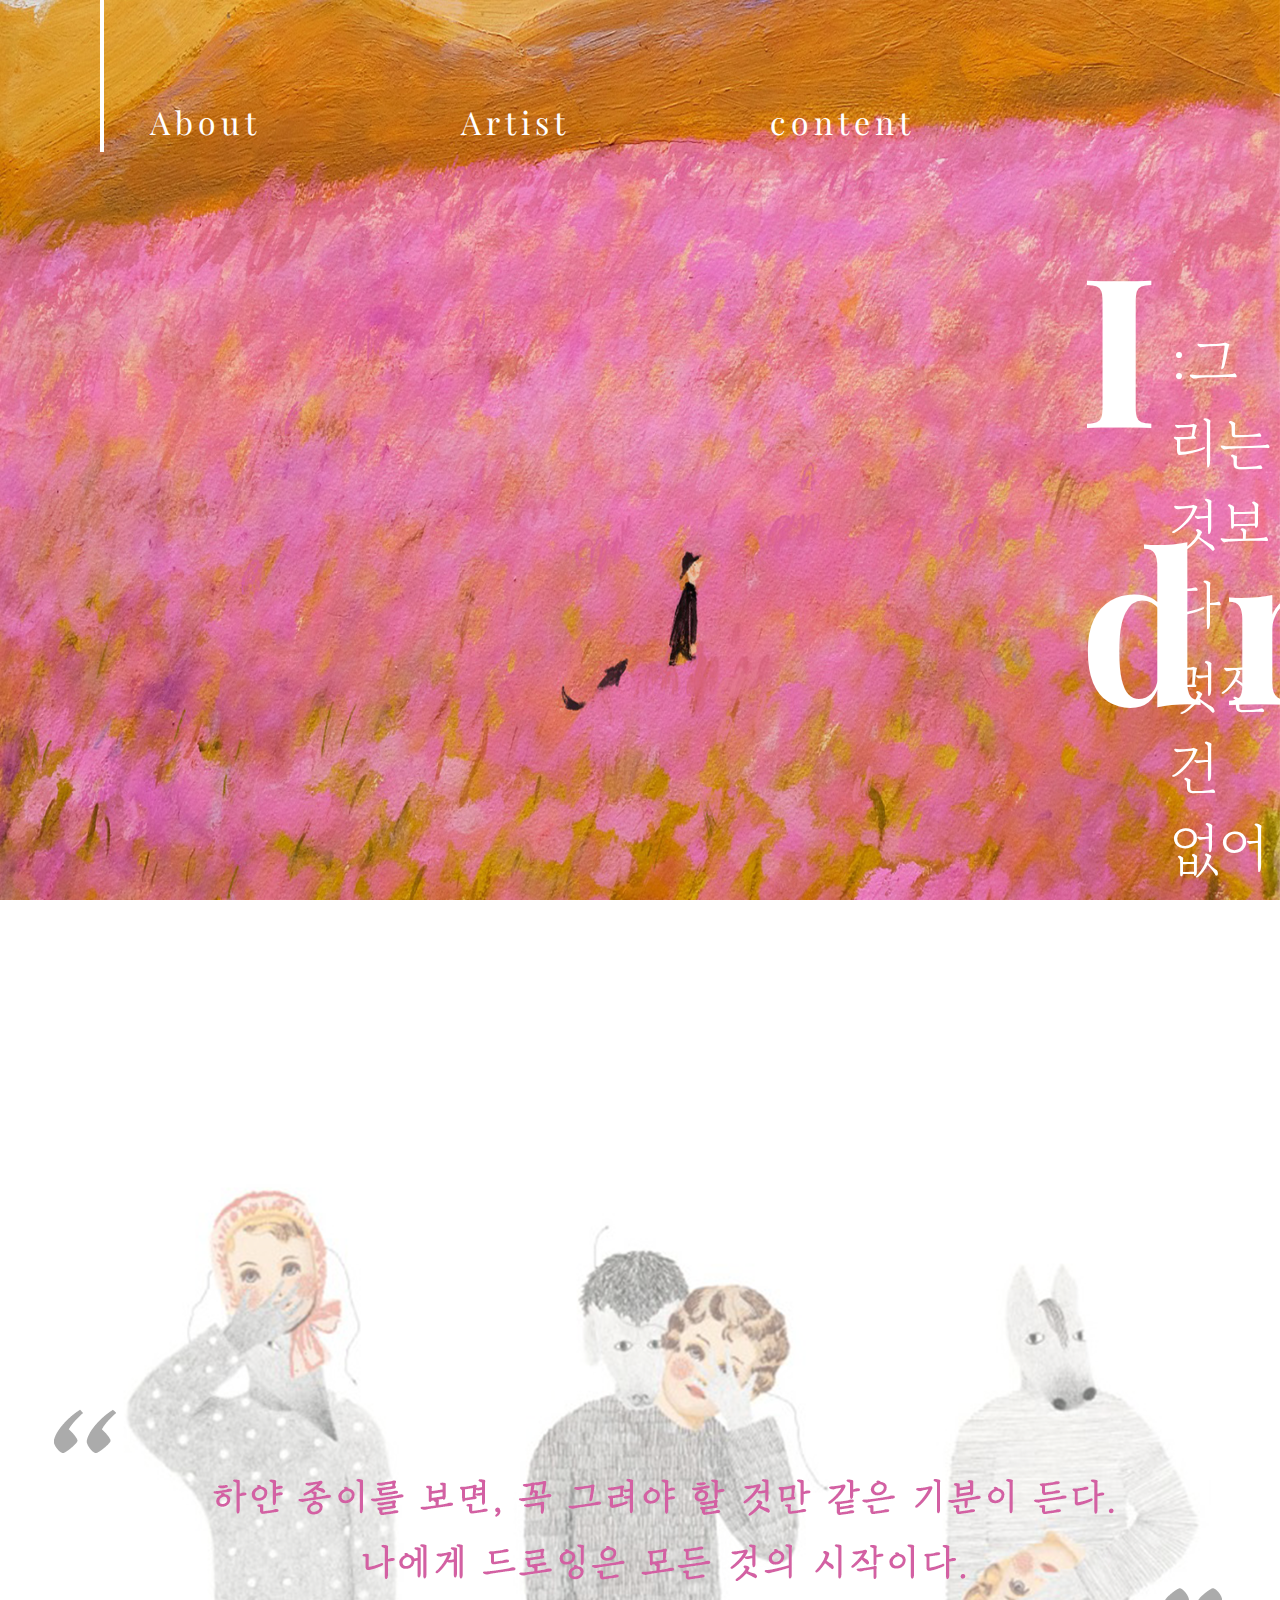
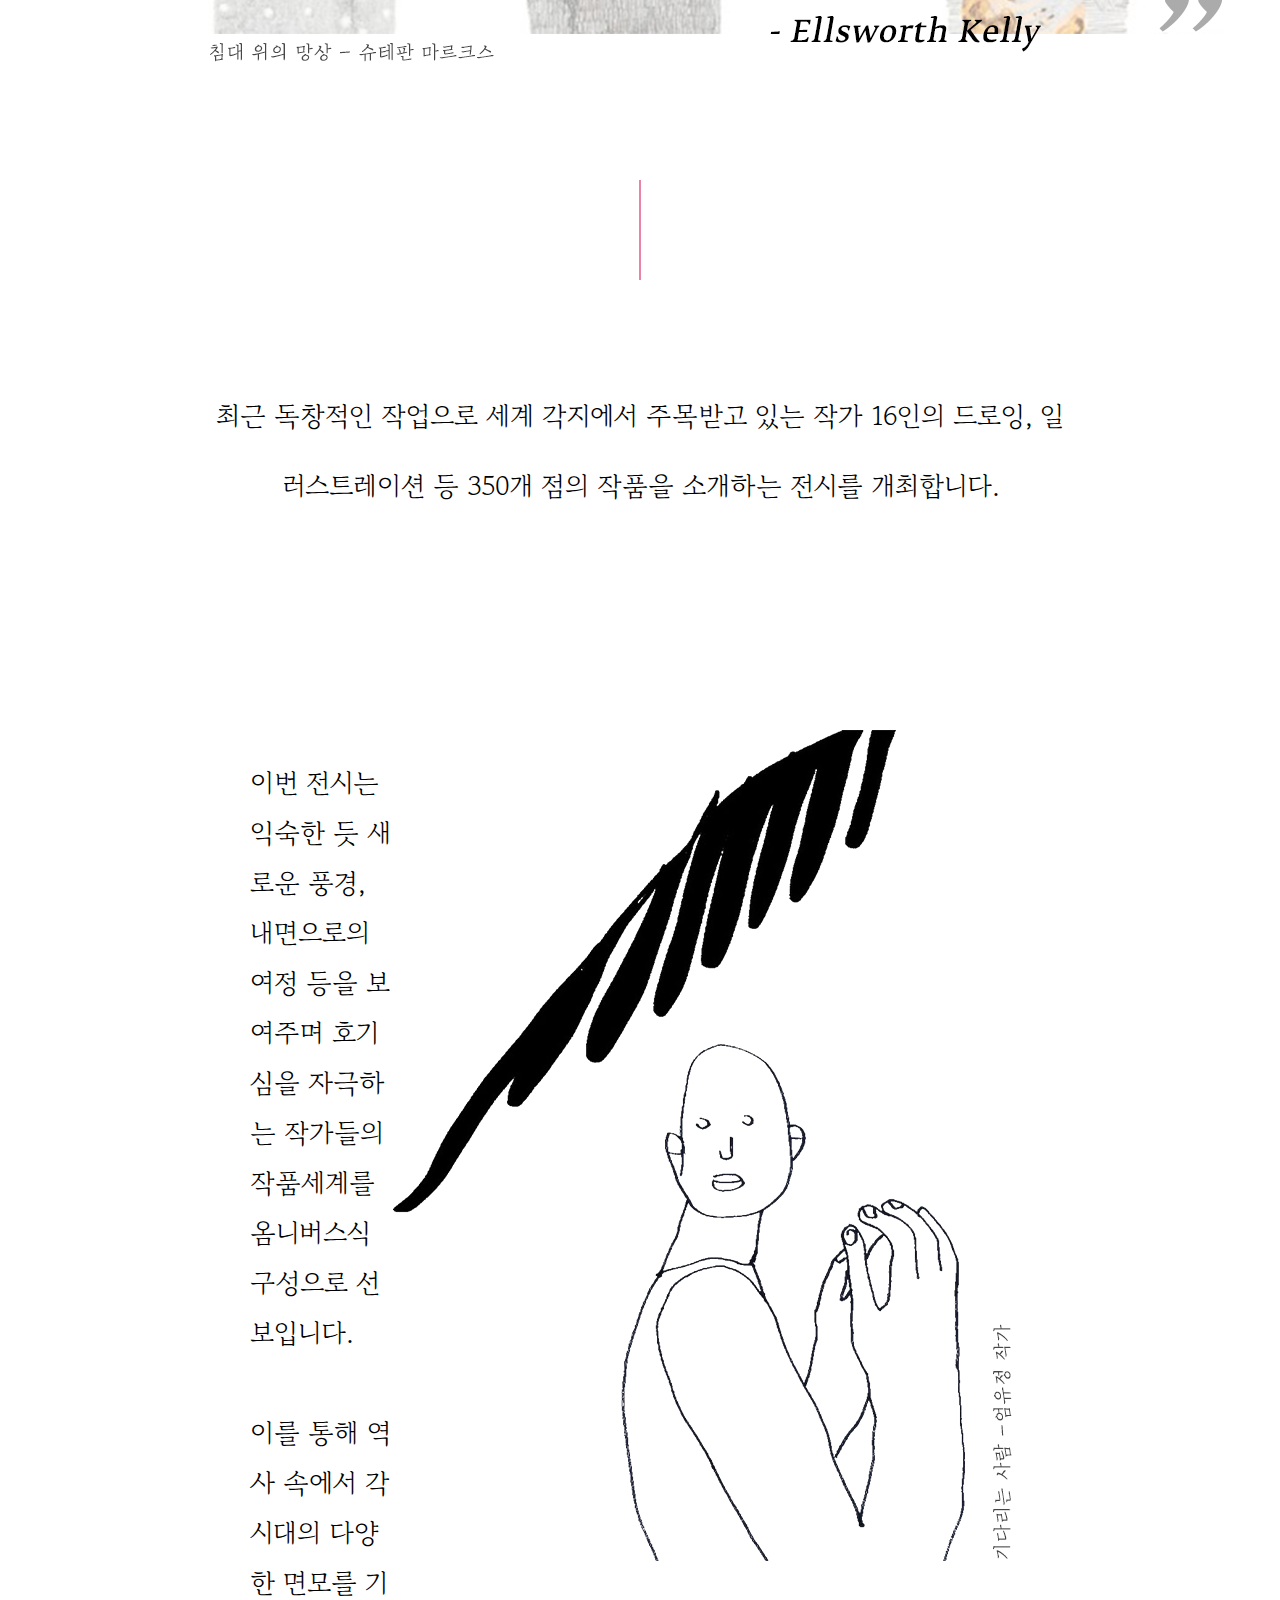
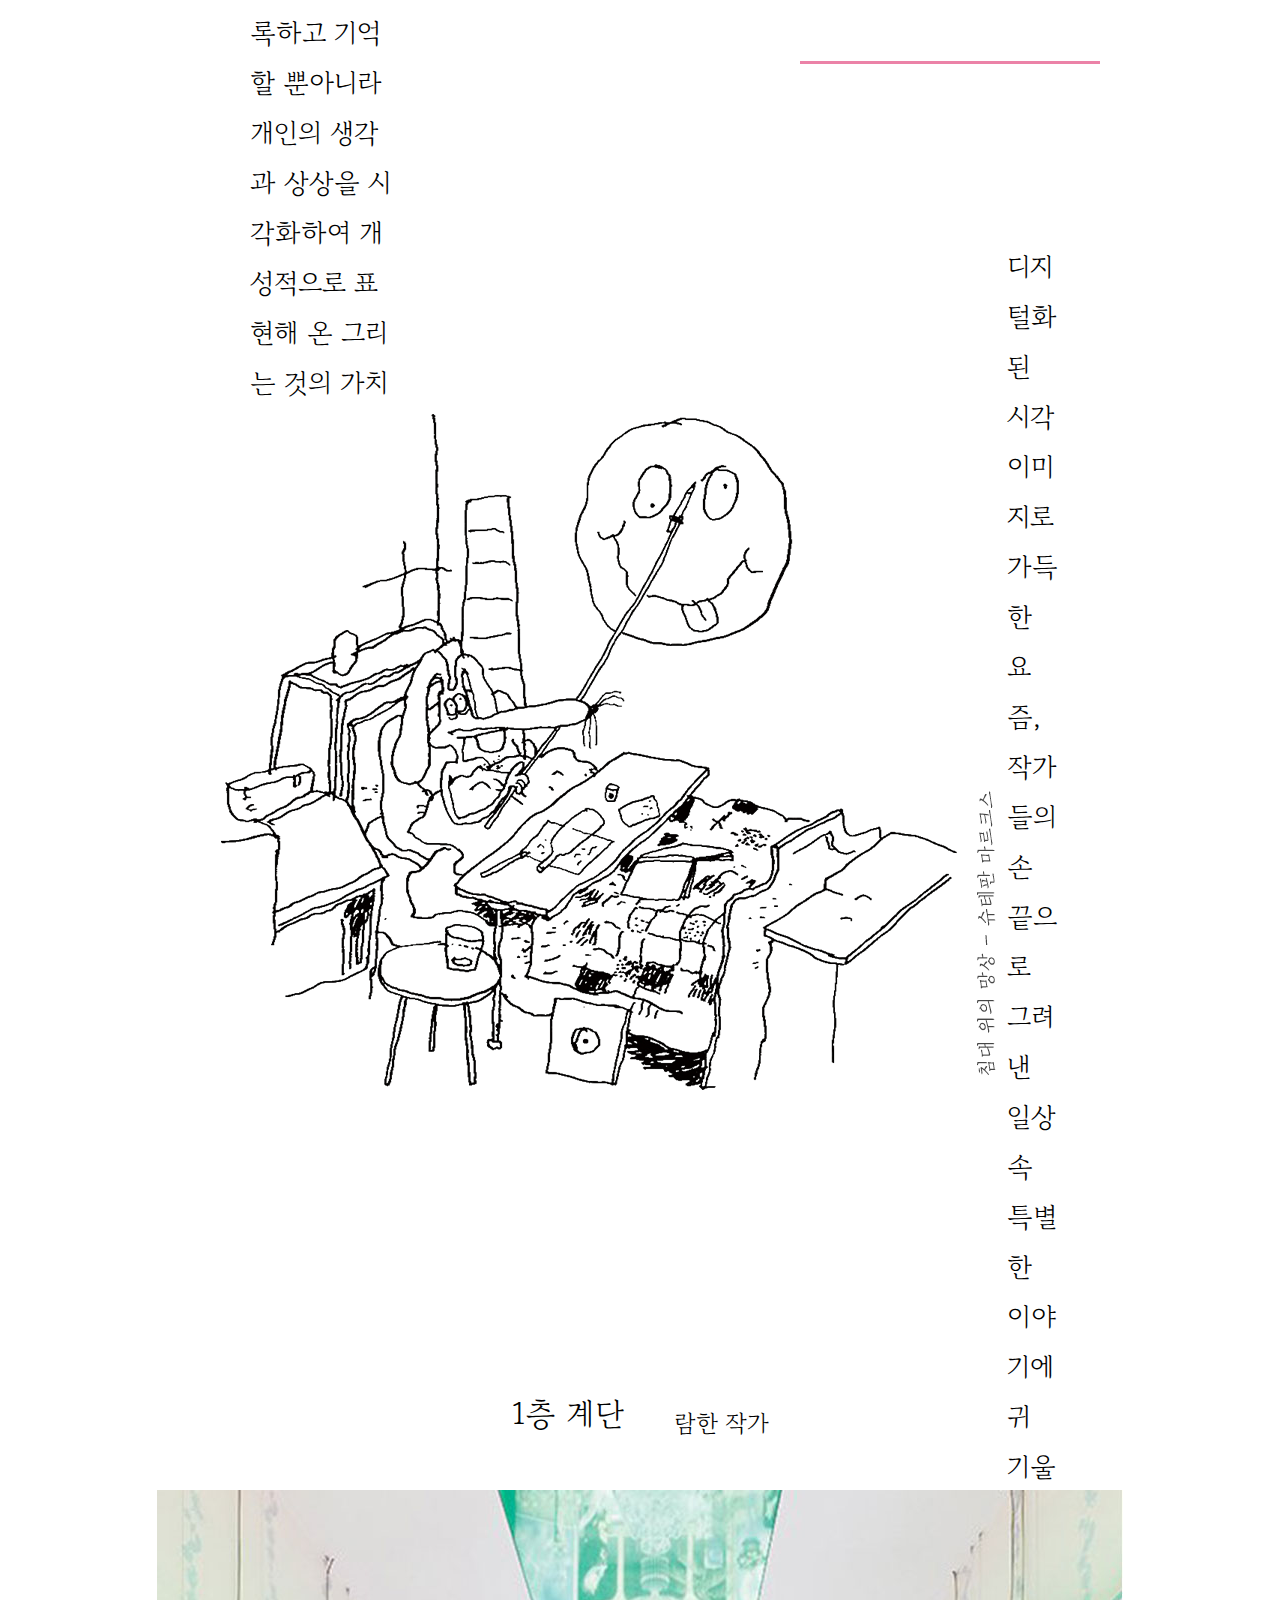
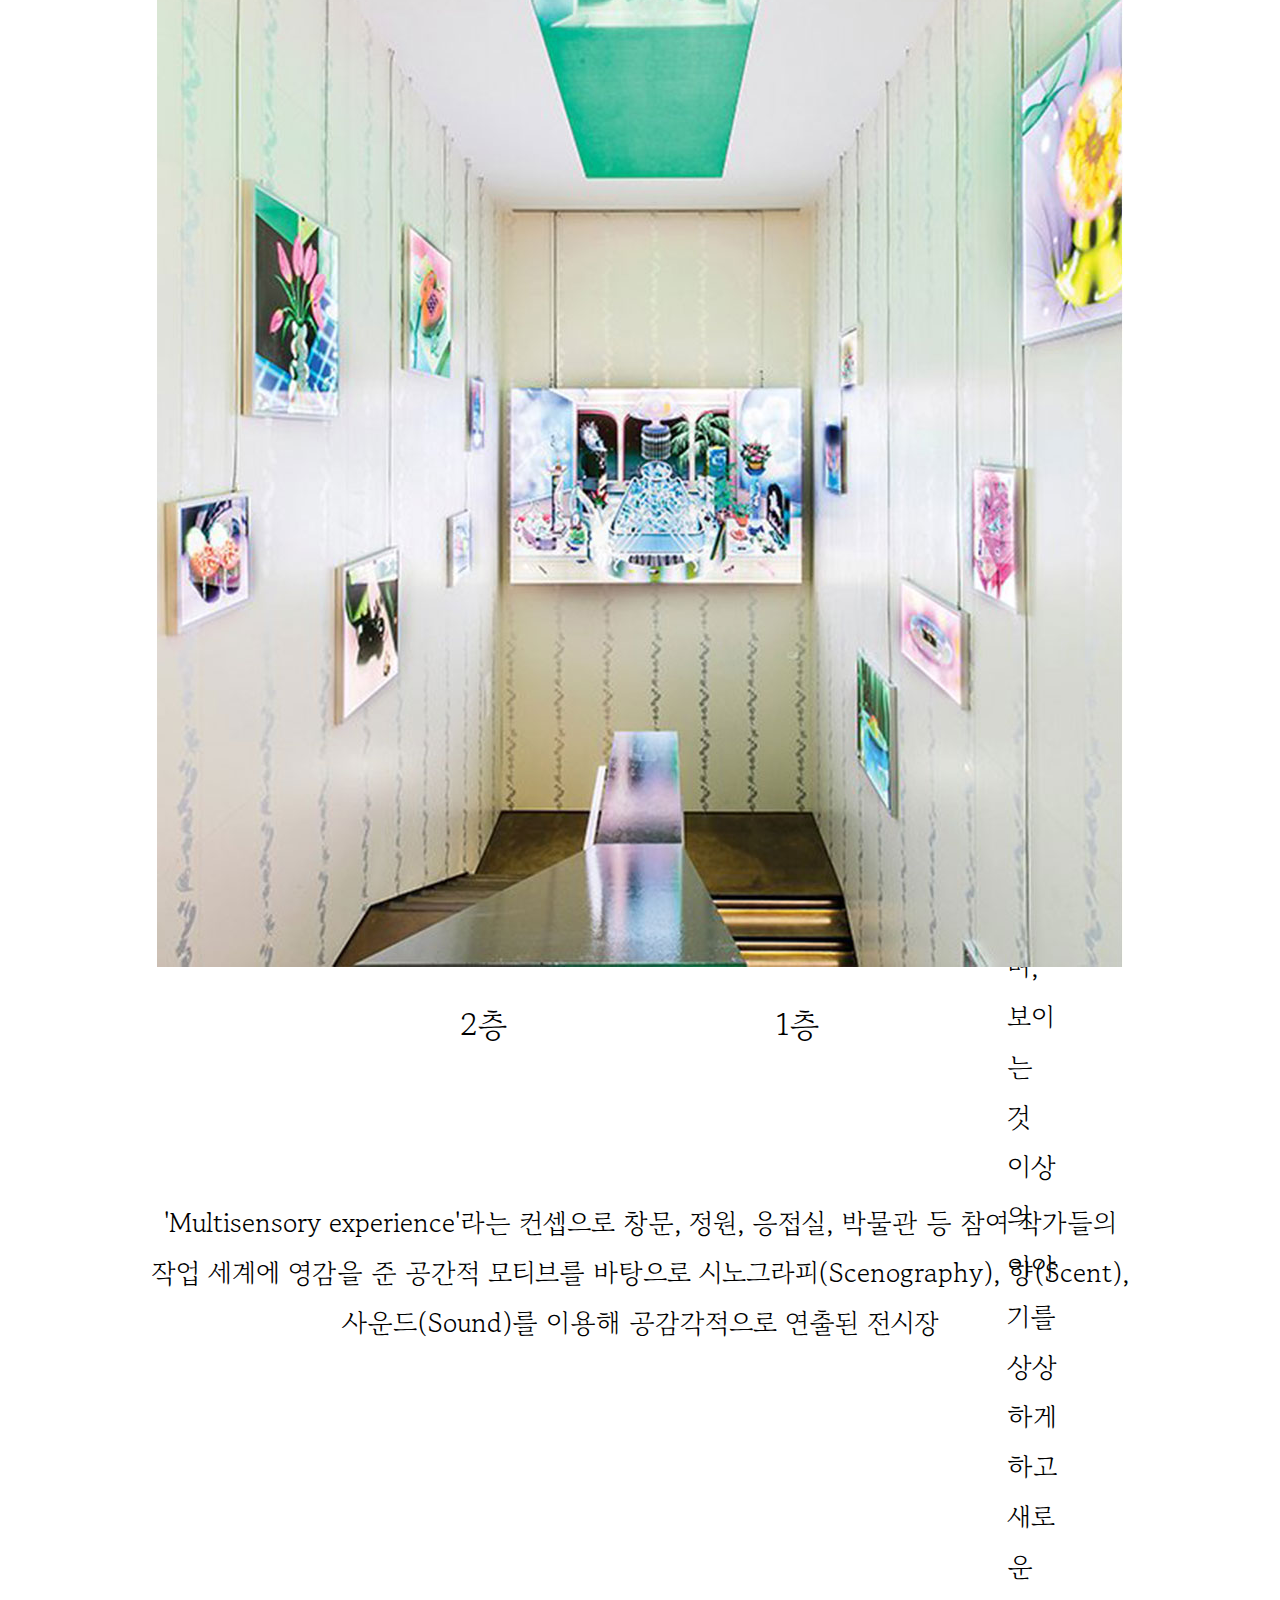
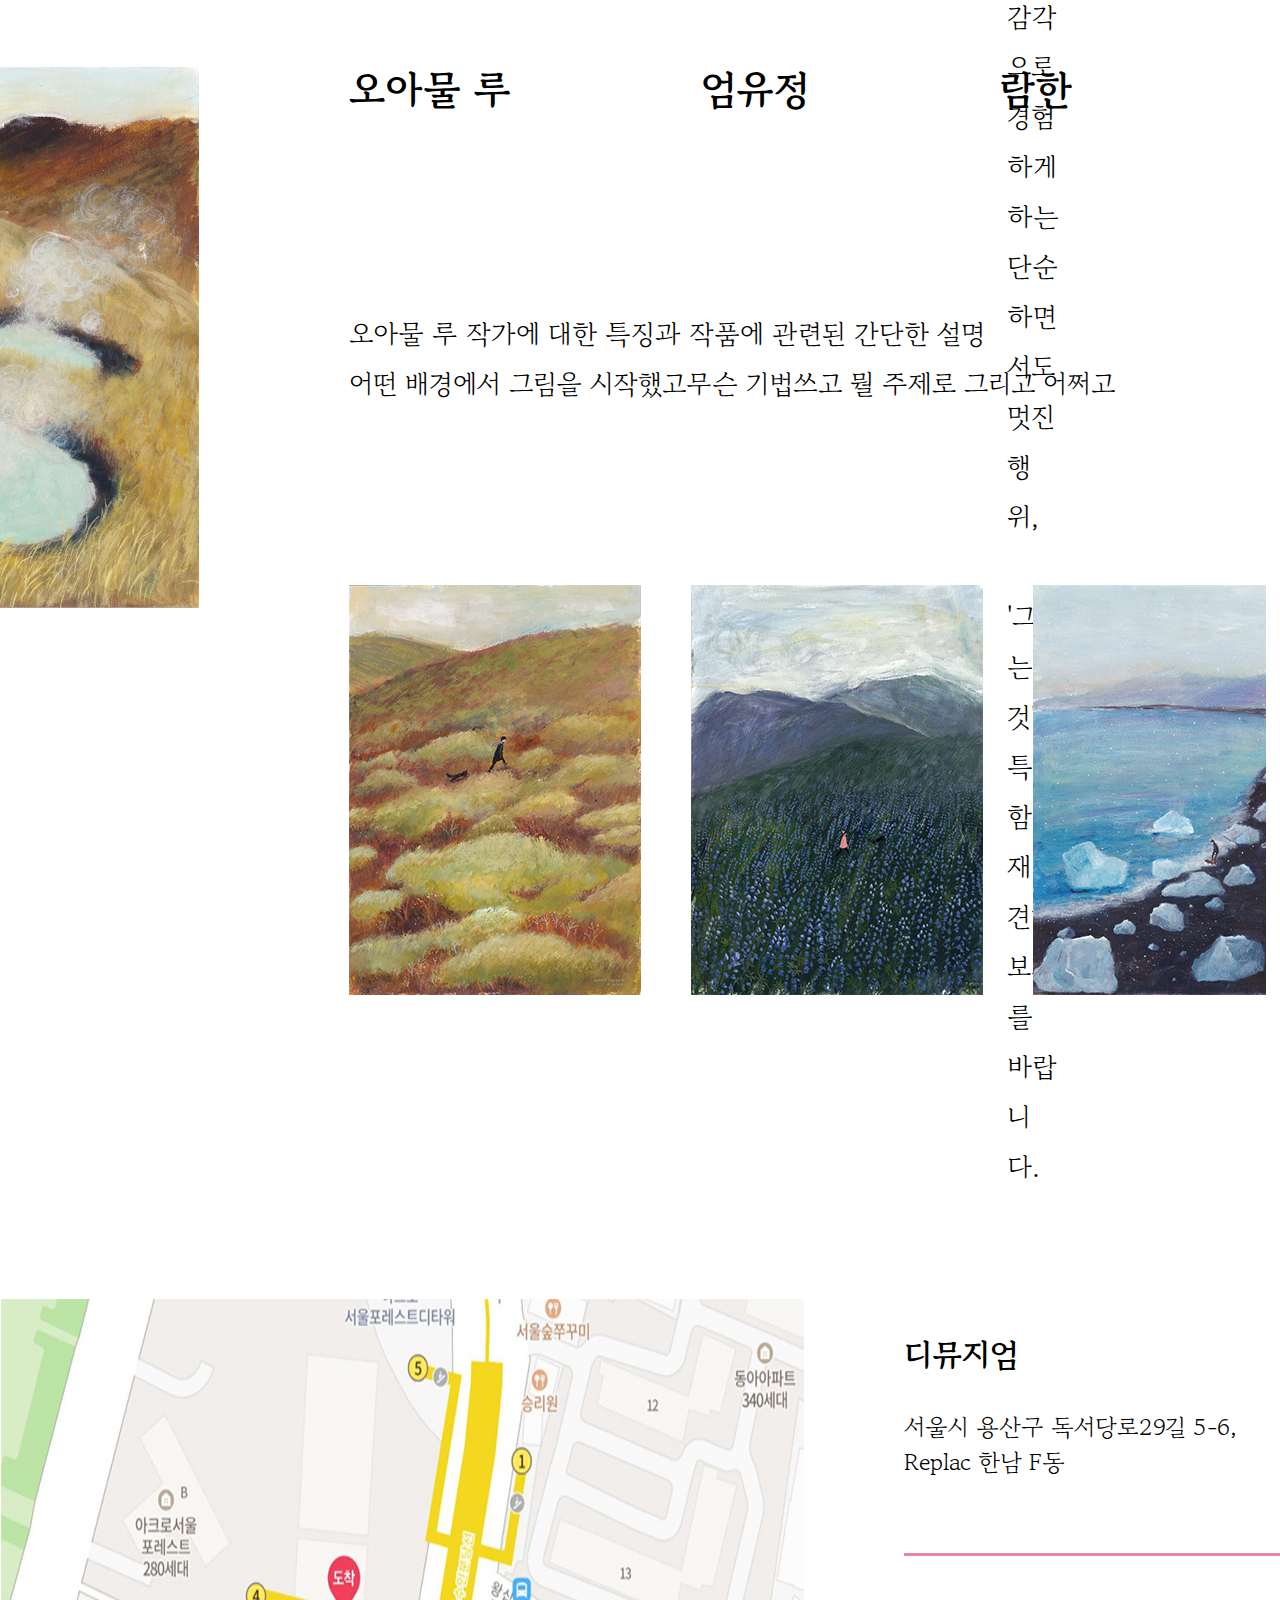
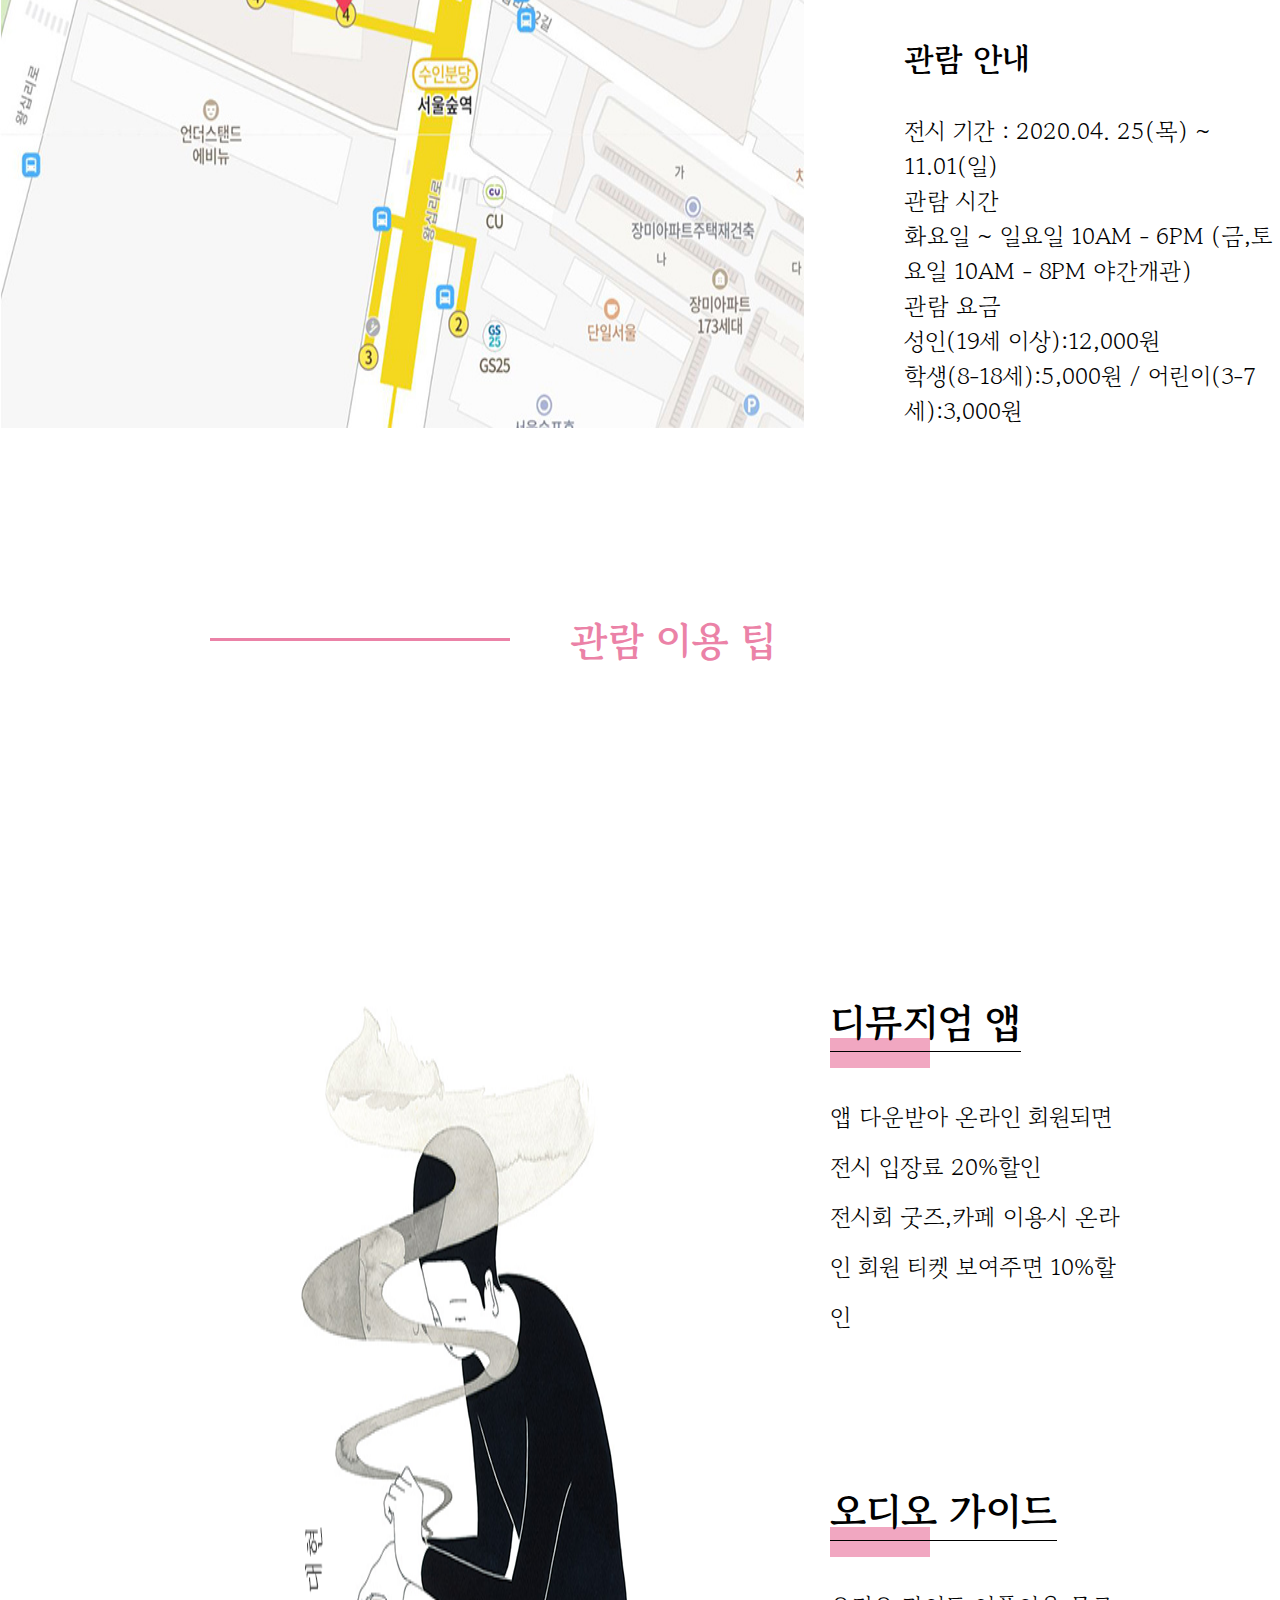
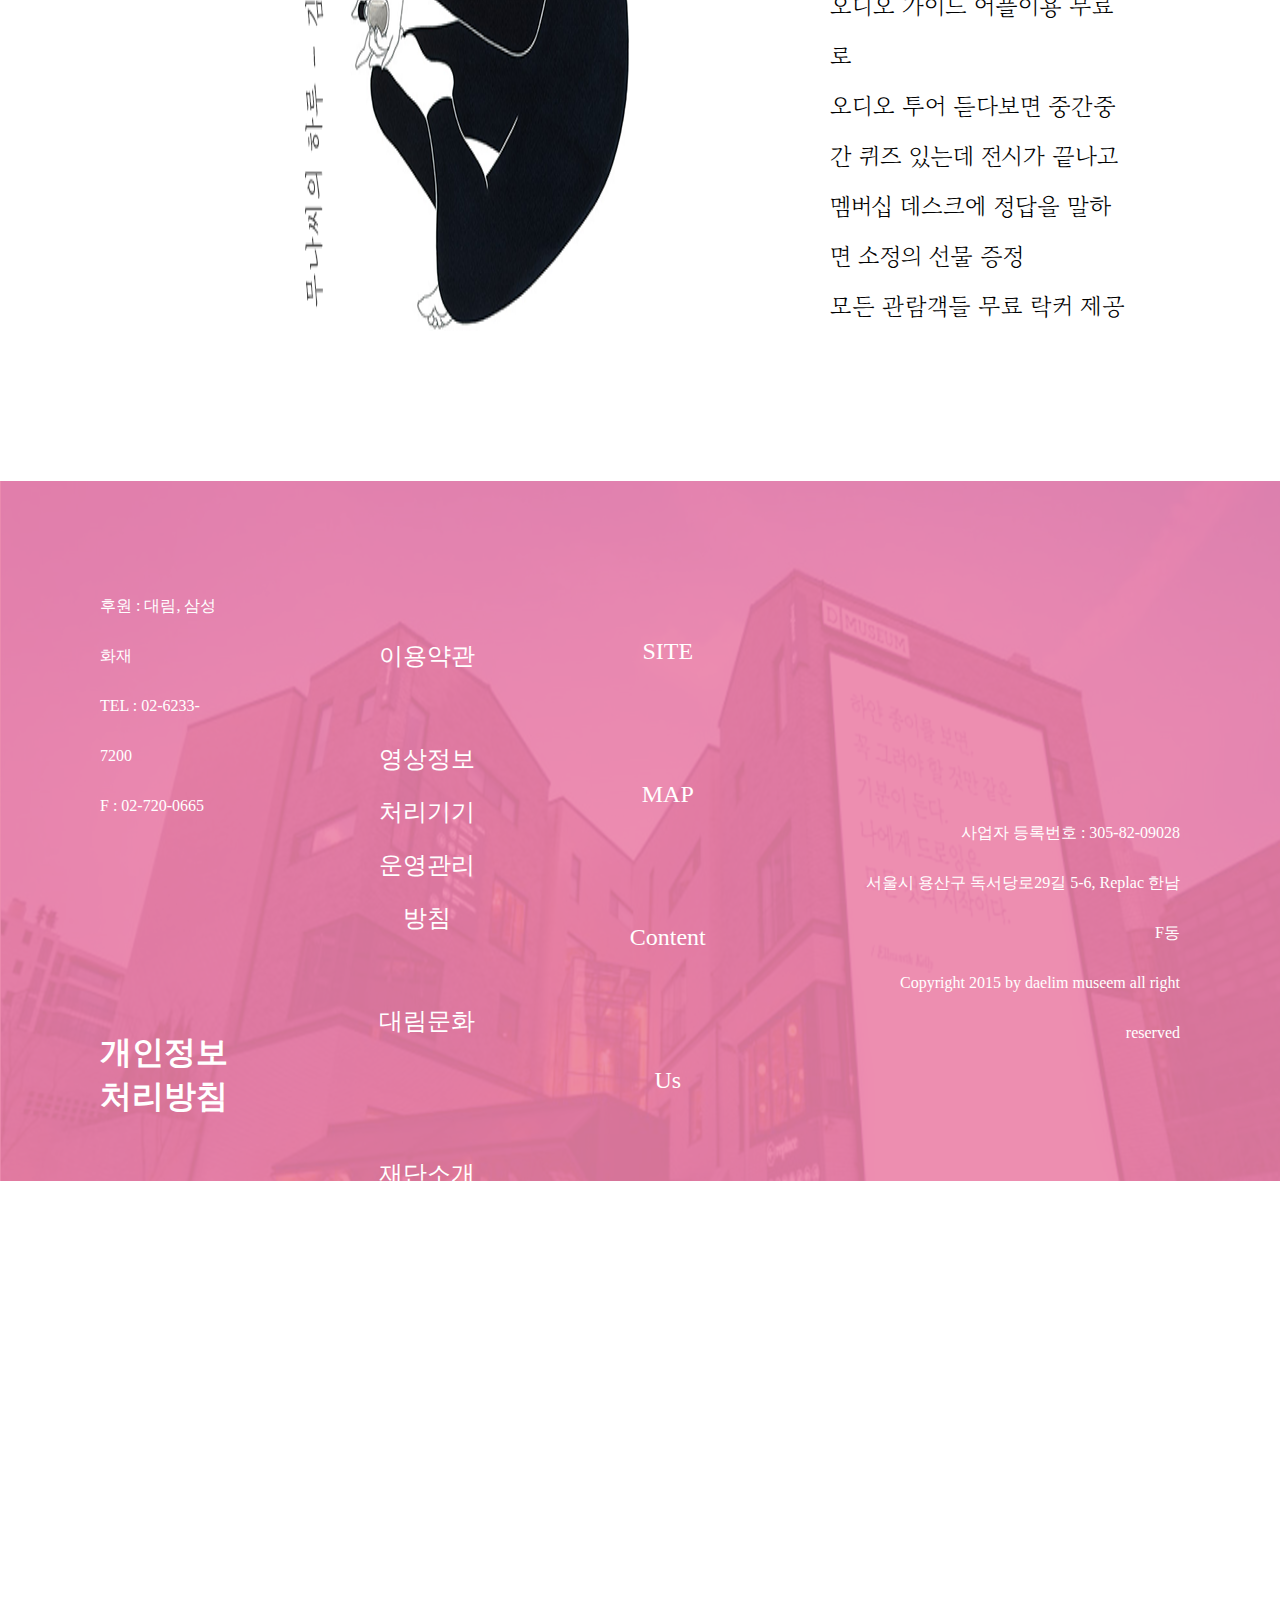
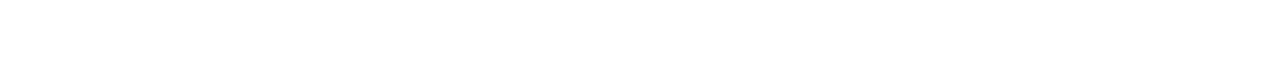
<file: I_draw/I_draw.html>
<!DOCTYPE html>
<html lang="en">
<head>
    <meta charset="UTF-8">
    <meta http-equiv="X-UA-Compatible" content="IE=edge">
    <meta name="viewport" content="width=device-width, initial-scale=1.0">
    <title>Document</title>
    <link rel="stylesheet" href="https://pro.fontawesome.com/releases/v5.10.0/css/all.css" integrity="sha384-AYmEC3Yw5cVb3ZcuHtOA93w35dYTsvhLPVnYs9eStHfGJvOvKxVfELGroGkvsg+p" crossorigin="anonymous"/>
    <link rel="stylesheet" href="I_draw.css">

</head>
<body>
    <header class="absolute">
        <nav class="flex justcon-between fontsize-2rem padding-left">
            <li class="padding-100"><a href="#" class="white">About</a></li>
            <li class="padding-100"><a href="#" class="white">Artist</a></li>
            <li class="padding-100"><a href="#" class="white">content</a></li>
        </nav>
        <div class="line"></div>
    </header>

    <div >
        <img src="images/i-draw-layout_02.jpg" alt="main visual" class="main-v">
            <h1 class="absolute white">I draw</h1>
            <span class="absolute white">:그리는 것보다 멋진 건 없어</span>
    </div>

<!-- -------------------------------header---------------------> 

    <div id="container">
        <div id="wrap-intro" >
            <img src="images/i-draw-layout_05.png" alt="슈테판 마르크스" class="margin0 block padding-t-280">
            <div class="line2"></div>
            <p class="intro">
                최근 독창적인 작업으로 세계 각지에서 주목받고 있는 작가 16인의 드로잉, 
                일러스트레이션 등 350개 점의 작품을 소개하는 전시를 개최합니다. 
            </p>
        <div class="intro-1">
            <p class="text-1">
                이번 전시는 익숙한 듯 새로운 풍경, 내면으로의 여정 등을 보여주며 
                호기심을 자극하는 작가들의 작품세계를 옴니버스식 구성으로 선보입니다.
                <br>
                <br>
                이를 통해 역사 속에서 각 시대의 다양한 면모를 기록하고 
                기억할 뿐아니라 개인의 생각과 상상을 시각화하여 
                개성적으로 표현해 온 그리는 것의 가치에 주목합니다.
            </p>
            <img src="images/i-draw-layout_09.png" alt="엄유정" class="drawing-1">
        </div>
        <div class="line3"></div>
        <div class="intro-2">
            <img src="images/i-draw-layout_13.png" alt="슈테판 마르크스" class="pading-t-200">
            <p class="text-1">
                디지털화된 시각 이미지로 가득한 요즘, 작가들의 손 끝으로 그려낸 
                일상 속 특별한 이야기에 귀 기울여 봅니다. 
                <br>
                <br>

                눈과 카메라가 포착하지 못하는 섬세하고 미묘한 감성을 오롯이 느껴보며, 
                보이는 것 이상의 이야기를 상상하게 하고 새로운 감각으로 경험하게 하는 
                단순하면서도 멋진 행위, 
                <br>
                <br>
                
                '그리는 것'의 특별함을 재발견해 보기를 바랍니다.
            </p>
        </div>

<!------------------- 전시회 설명 부분 ---------------------->

    </div>
        <div class="text-align">
            <ul class="place">
                <li class="place-p">1층 계단</li>
                <li class="place-a">람한 작가</li>
            </ul>
                <li><img src="images/i-draw-layout_17.jpg" alt="람한 작가 전시장 모습"></li>
            <ul class="place-sta">
                <li><a href="#">2층</a></li>
                <li><a href="#">1층</a></li>
            </ul>
            <p class="text-1 margin0 block ">
                'Multisensory experience'라는 컨셉으로 창문, 정원, 응접실, 박물관 등 
                참여 작가들의 작업 세계에 영감을 준 공간적 모티브를 바탕으로 
                시노그라피(Scenography), 향(Scent), 사운드(Sound)를 이용해 공감각적으로 연출된 전시장
            </p>
        </div>

<!--------------------전시장 설명 부분 ----------------------->

        <div id="wrap-artists" class="flex justcon-center">
            <ul class="float"> 
                <li><img src="images/i-draw-layout_21.jpg" alt="오아물 루" class="padding-t-190  image">
                </li>
            </ul>
            <div id="artist-l" class="drawing padding-t150">
                <ul class="artist-n">
                    <h2><a href="">오아물 루</a></h2>
                    <h2>엄유정</h2>
                    <h2>람한</h2>
                </ul>
                <!-- float를 써서 p tage에 크기를 주면 안받는 건가요...? -->
                <p>오아물 루 작가에 대한 특징과 작품에 관련된 간단한 설명
                    <br>
                어떤 배경에서 그림을 시작했고무슨 기법쓰고 
                뭘 주제로 그리고 어쩌고</p>
                <ul id="gallery" class="flex padding-t-150 justcon-center">
                    <li><img src="images/i-draw-layout_24.jpg" alt=""></li>
                    <li><img src="images/i-draw-layout_26.jpg" alt=""></li>
                    <li><img src="images/i-draw-layout_28.jpg" alt=""></li>
                </ul>
            </div>
        </div>

<!--------------- 전시장 위치 ------------------------------>

        <div id="wrap-imfor" class="flex justcon-center padding-t-300">
            <!--  flex를 주고 옆에 글을 사진안에서 크기를 맞추고 싶은데 마진이나 라인하이트같은 걸 넣으면 이미지도 같이 길어집니다...이미지 고정할 수는 없나요? -->
            <img src="images/i-draw-layout_33.jpg" alt="지도">
            <div class="imfor">
                <h3>디뮤지엄</h3>
                <p>서울시 용산구 독서당로29길 5-6,
                    <br>
                    Replac 한남 F동
                </p>
                <div class="line4"></div>
                
                <ul class="time">
                    <h3>관람 안내</h3>
                    <li>전시 기간 : 2020.04. 25(목) ~ 11.01(일)</li>
                    <li>관람 시간 
                        <br>
                        화요일 ~ 일요일 10AM - 6PM (금,토요일 10AM - 8PM 야간개관)</li>
                    <li>
                        관람 요금
                        <br>
                        성인(19세 이상):12,000원 
                        <br>
                        학생(8-18세):5,000원 / 어린이(3-7세):3,000원
                    </li>
                </ul>
            </div>
        </div>
    </div>

    <div id="tip">
        <div class="flex padding-t150   ">
            <div class="line5 "></div>
            <h2>관람 이용 팁</h2>
        </div>
        <div class="flex padding-150 justcon-center">
            <img src="images/i-draw-layout_37.png" alt="무나의 하루" class="padding-t150">
            <ul id="tip-1"class="padding-left">
                <h3><div class="line6 absolute z-index-"></div>디뮤지엄 앱</h3>
                <li>앱 다운받아 온라인 회원되면 
                    전시 입장료 20%할인
                    <br>
                    전시회 굿즈,카페 이용시 
                    온라인 회원 티켓 보여주면 10%할인
                </li>

                <h3><div class="line6 absolute z-index-"></div>오디오 가이드</h3>
                <li>오디오 가이드 어플이용 무료로 
                    <br>
                    오디오 투어 듣다보면 중간중간 퀴즈 있는데 
                    전시가 끝나고 멤버십 데스크에 정답을 말하면 
                    소정의 선물 증정
                    <br>
                    모든 관람객들 무료 락커 제공
                </li>
            </ul>
        </div>

    </div>

    <div class="color absolute z-index-">
        <img src="images/i-draw-layout_40.jpg" alt="d museum" class="bg-footer" >
    </div>

    <footer class="flex justcon-center padding-100">
        <ul id="gnb-r" class="margin-r-70">
            <li><a href="#">후원 : 대림, 삼성 화재</a></li>
            <li><a href="#">TEL : 02-6233-7200</a></li>
            <li><a href="#">F : 02-720-0665</a></li>
            <h2>개인정보처리방침</h2>
        </ul>

        <ul id="gnb-m-1" class="margin-r-70">
            <li><a href="#">이용약관</a></li>
            <li><a href="#">영상정보처리기기 
                <br>운영관리방침</a></li>
            <li><a href="#">대림문화재단소개</a></li>
        </ul>

        <ul id="gnb-m-2" class="margin-r-70">
            <li><a href="#">SITE MAP</a></li>
            <li><a href="#">Content Us</a></li>
            <li><a href="#">문화체육관광부</a></li>
        </ul>

        <div>
        <ul id="sns" class="flex">
            <li><a href="#"><i class="fab fa-facebook-f"></i></a></li>
            <li><a href="#"><i class="fab fa-twitter"></i></a></li>
            <li><a href="#"><i class="fab fa-youtube"></i></a></li>
            <li><a href="#"><i class="fab fa-instagram"></i></a></li>
        </ul>
        <ul id="gnb-l" class="padding-t-190">
            <li>사업자 등록번호 : 305-82-09028</li>
            <li>서울시 용산구 독서당로29길 5-6, Replac 한남 F동</li>
            <li>Copyright 2015 by daelim museem all right reserved</li>
        </ul>
        </div>
    </footer>
        
    
</body>
</html>
</file>
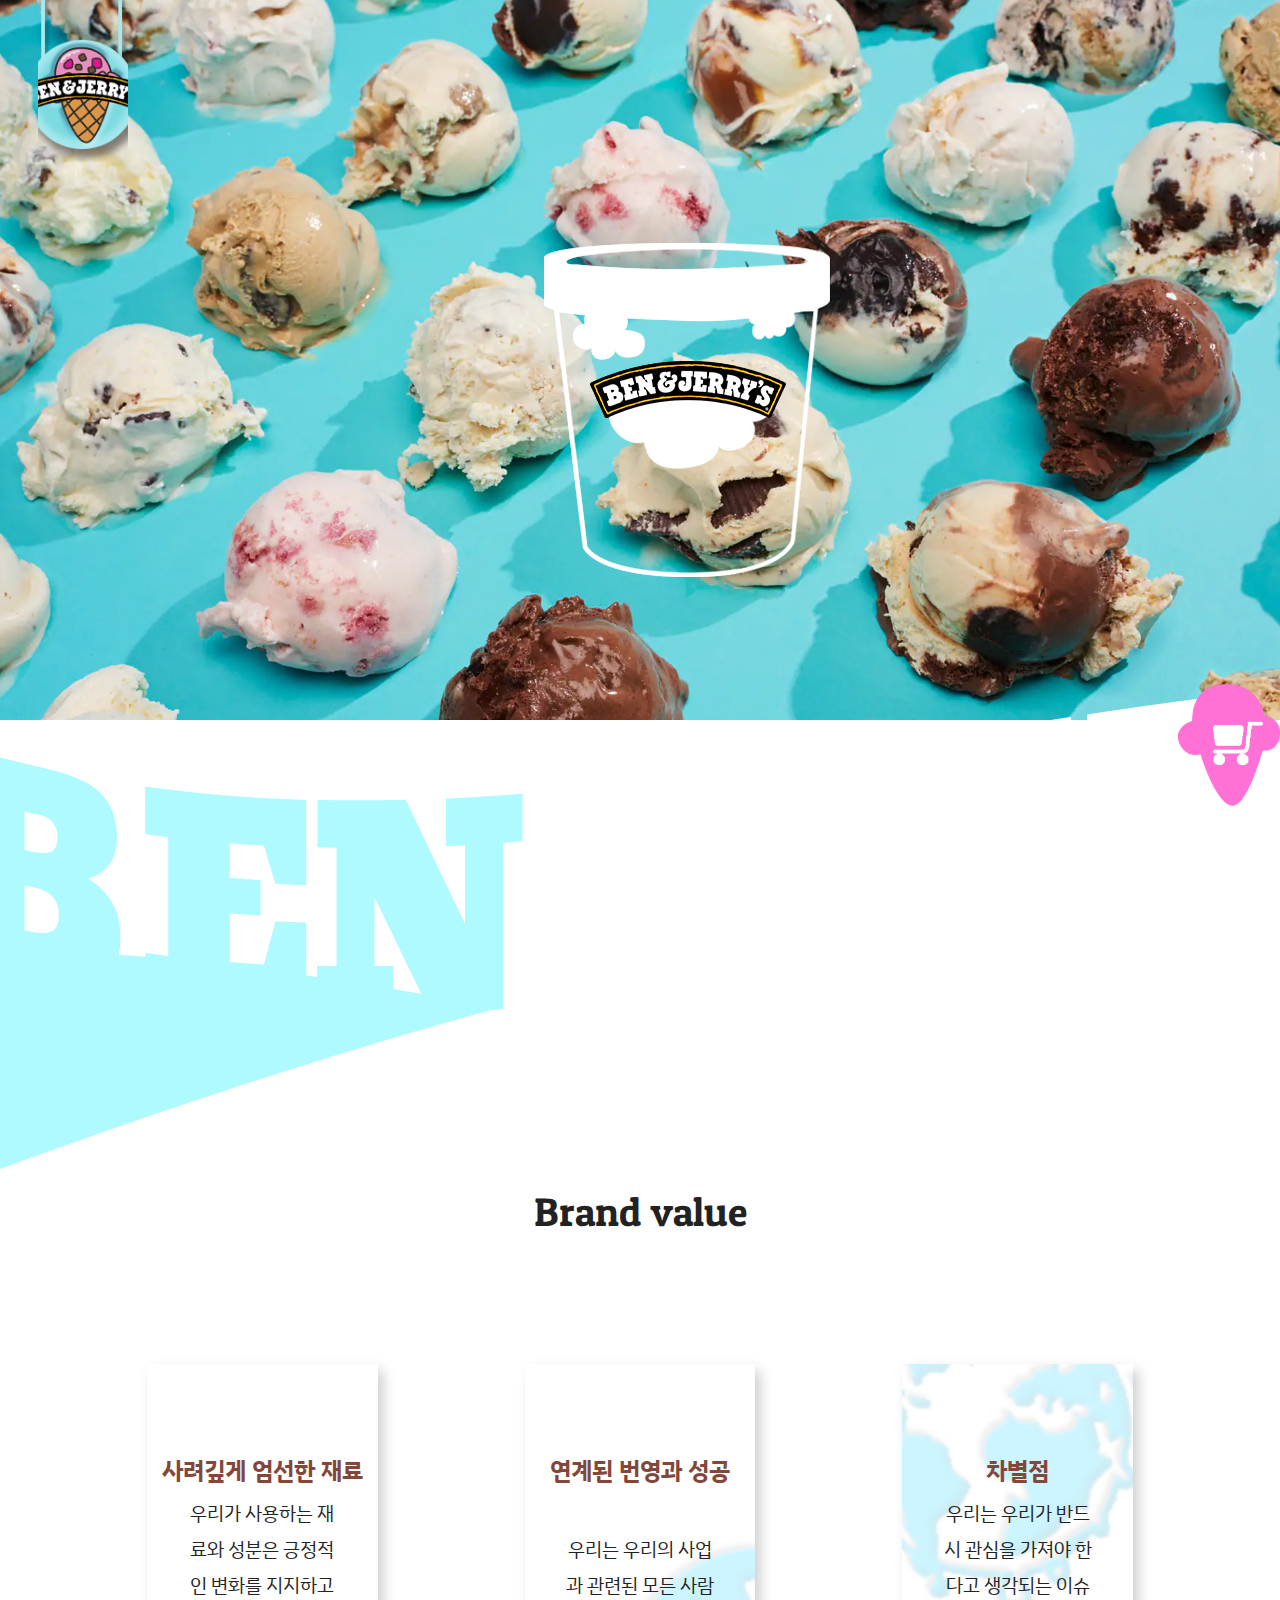
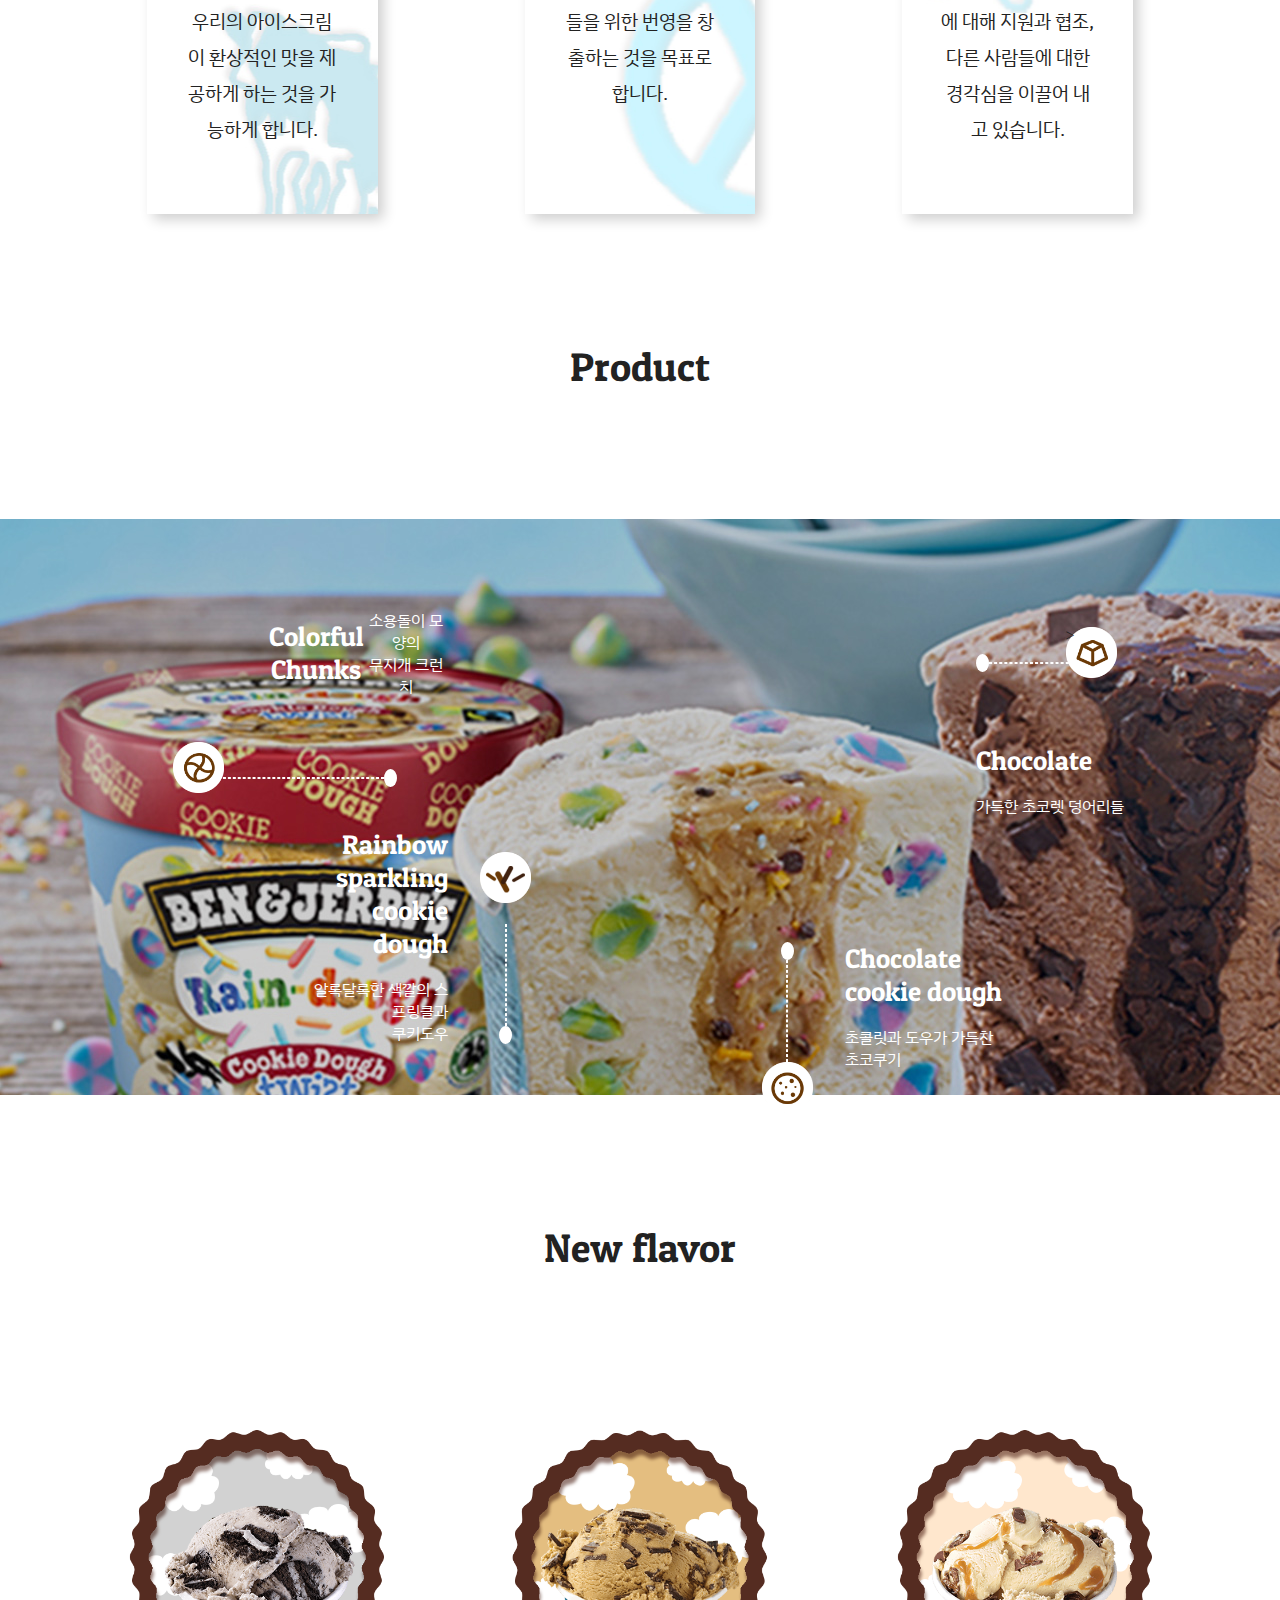
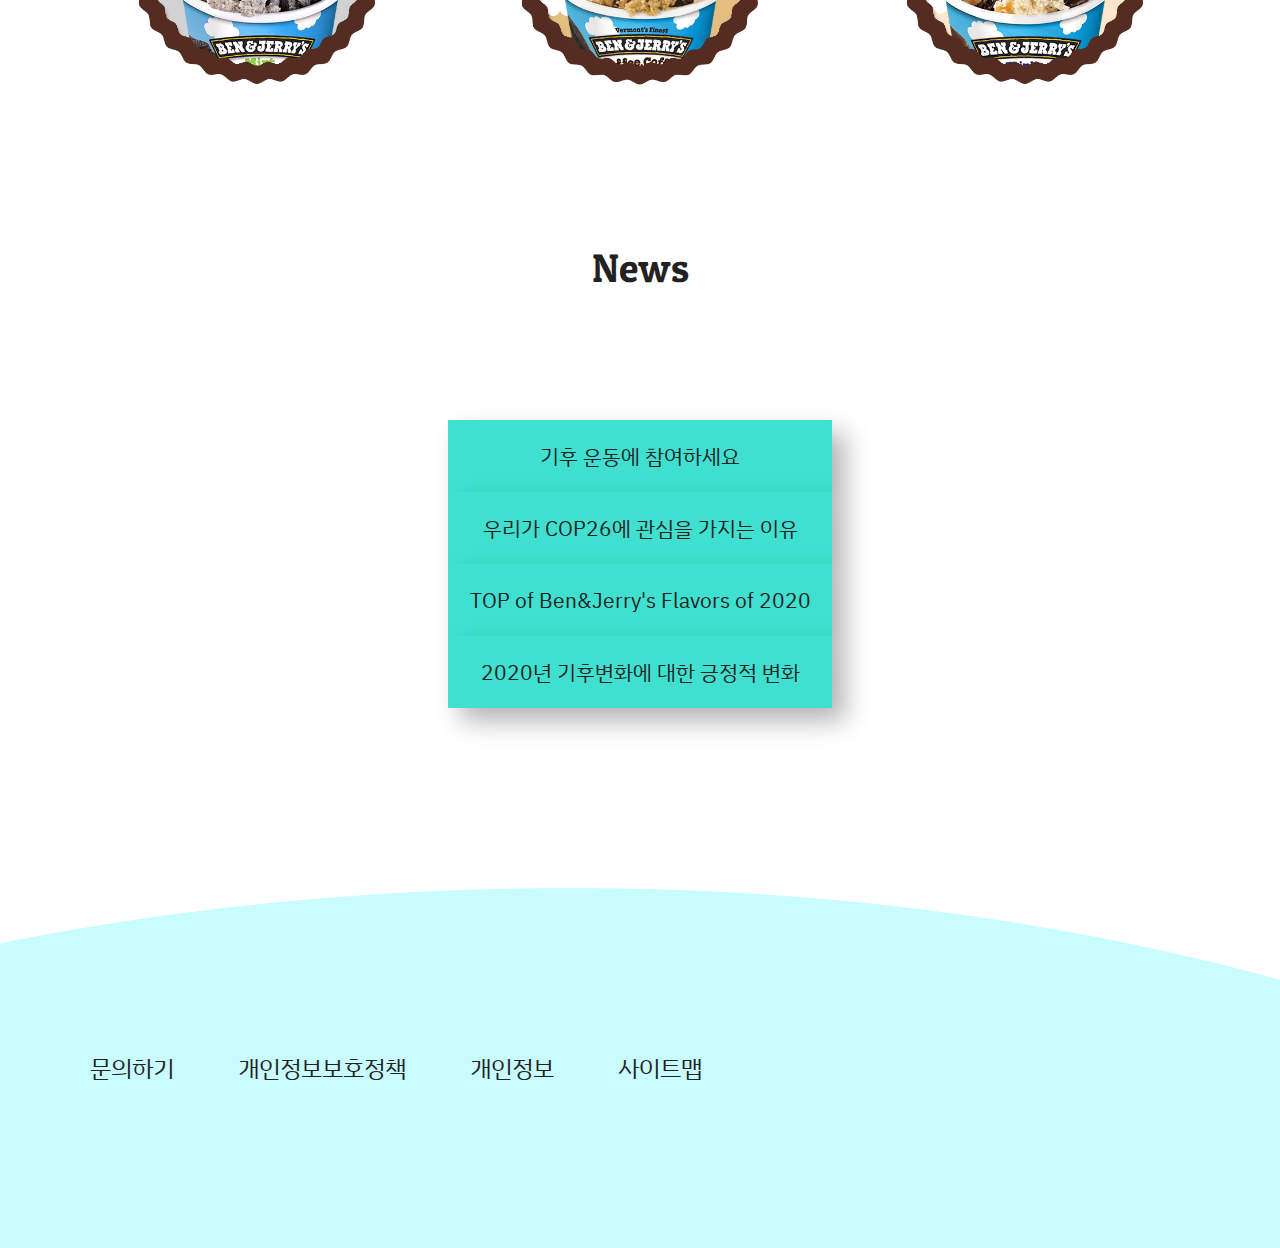
<file: 벤앤제리/ben&jerry's.html>
<!DOCTYPE html>
<html lang="en">
<head>
    <meta charset="UTF-8">
    <meta http-equiv="X-UA-Compatible" content="IE=edge">
    <meta name="viewport" content="width=device-width, initial-scale=1.0">
    <title>Document</title>
    <link rel="stylesheet" href="style.css">
    <link rel="stylesheet" href="https://pro.fontawesome.com/releases/v5.10.0/css/all.css" integrity="sha384-AYmEC3Yw5cVb3ZcuHtOA93w35dYTsvhLPVnYs9eStHfGJvOvKxVfELGroGkvsg+p" crossorigin="anonymous"/>
    

</head>
<body>
  <div id="bgimg">
    <img src="./images/images_5.jpg" alt="backgroundimages">
    <img src="./images/slideimage-2누끼.jpg" alt="backgroundimages">
    <img src="./images/slideimage-4.jpg" alt="backgroundimages">
  </div>
    <header>
      <div id="shopwrap">
        <div id="shop"></div>
      </div>
        <div id="headernav">
            <div id="home"><img src="./images/image_1_shadow.png" alt="ban&jerry's logo"></div>
            <nav>
                <ul>
                    <li id="mainmenu"><a href="#">About</a>
                        <ul id="submenu" class="content">
                            <li><a href="#">브랜드 소개</a></li>
                            <li><a href="#">파인트 / 미니컵</a></li>
                            <li><a href="#">맛의 무덤</a></li>
                            <li><a href="#">맛 전문가</a></li>
                        </ul>   
                    </li>
                    <li id="mainmenu"><a href="#">Value</a>
                        <ul id="submenu" class="content">
                            <li><a href="#">벤앤제리 제단</a></li>
                            <li><a href="#">사회활동</a></li>
                            <li><a href="#">조직 체계</a></li>
                        </ul >
                    </li>
                    <li id="mainmenu"><a href="#">News</a>
                        <ul id="submenu" class="content">
                            <li><a href="#">문화</a></li>
                            <li><a href="#">레시피</a></li>
                            <li><a href="#">가치</a></li>
                        </ul >
                    </li>
                </ul>
            </nav>  
        </div>
    </header>
    <main>
      <div class="visual"><img src="./images/images_3.png" alt="ai"></div>
  </main>


    <div class="linetext"><img src="./images/images_4.png" alt="line~~"></div>

    <!-- section -->

    <section>
        <article id="brand">
            <h1>Brand value</h1>
            <div class="brand-value">
                <div class="cow">
                    <h2 class="title">사려깊게 엄선한 재료</h2>
                    <p class="brand-text">
                        우리가 사용하는 재료와 성분은 긍정적인 변화를 지지하고 
                        우리의 아이스크림이 환상적인 맛을 제공하게 하는 것을 가능하게 합니다.
                    </p>
                </div>
                <div class="circle">
                  <h2 class="title">연계된 번영과 성공</h2>
                  <p class="brand-text">
                    우리는 우리의 사업과 관련된 모든 사람들을 위한 번영을 창출하는 것을 목표로 합니다.
                  </p>
                </div>
                <div class="plant">
                  <h2 class="title">차별점</h2>
                  <p class="brand-text">
                    우리는 우리가 반드시 관심을 가져야 한다고 생각되는 이슈에 대해 지원과 협조, 다른 사람들에 대한 경각심을 이끌어 내고 있습니다.
                  </p>
                </div>
            </div>
        </article>

        <article id="product">
        <h1>Product</h1>
        <div class="bgimage">
            <div class="colorful">
              <div class="c-textwrap">
                <h3>Colorful<br> Chunks</h3>
                <p class="icon-text">소용돌이 모양의 <br>무지개 크런치</p>
              </div>
              <div class="c-iconwrap">
                <div class="hover-change-1">
                  <div class="iconcolorful"></div>
                  <div class="change-colorful"></div>
                </div>
                <div class="colorfulline"></div>
                <div class="one"></div>
              </div>
            </div>
            <div class="rainbow">
              <div class="r-textwrap">
                <h3>Rainbow sparkling<br>cookie dough</h3>
                <p class="icon-text">알록달록한 색깔의 스프링클과<br>쿠키도우</p>
              </div>
              <div class="r-iconwrap">
                <div class="hover-change-2">
                  <div class="iconrainbow"></div>
                  <div class="change-rainbow"></div>
                </div>
                <hr class="rainbowline">
                <div class="one"></div>
              </div>
            </div>
            <div class="cookie">
              <div class="cookie-iconwrap">
                <div class="one"></div>
                <hr class="cookieline">
                <div class="hover-change-3">
                  <div class="iconcookie"></div>
                  <div class="change-cookie"></div>
                </div>
              </div>
              <div class="cookie-text">
                <h3>Chocolate<br>cookie dough</h3>
                <p class="icon-text">초콜릿과 도우가 가득찬 <br>초코쿠기</p>
            </div>
            <div class="choco">
              <div class="choco-iconwrap">
                <div class="one"></div>
                <hr class="chocoline">
                <div class="hover-change-4">
                  <div class="iconchoco">></div>
                  <div class="change-choco"></div>
                </div>
              </div>
              <div class="choco-text">
                <h3>Chocolate</h3>
                <p class="icon-text">가득한 초코렛 덩어리들</p>
              </div>
            </div>
            </div>
        </div>
        </article>

        <article id="newflavor">
            <h1>New flavor</h1>
            <div class="new-flavor">
              <div class="mintwrap">
                <div class="mintflavor">
                  <div class="mint"></div>
                  <div class="minttext"></div>
                </div>
              </div>
              <div class="coffeewrap">
                <div class="coffeeflavor">
                  <div class="coffee"></div>
                  <div class="coffeetext"></div>
                </div>
              </div>
              <div class="carwrap">
                <div class="carflavor">
                  <div class="car"></div>
                  <div class="cartext"></div>
              </div>
              </div>
            </div>
        </article>

        <aritcle id="news">
            <h1>News</h1>
            <div id="wrap">
                <ul >
                  <li class="button-1">
                    기후 운동에 참여하세요
                  </li>
                  <section id = "article-1" class="content">
                    <div id="container" class="content">
                      <p class="news-p">해수면 상승부터 점점 더 따듯해 지는 기온, 더욱 더 가공할 만한 허리케인과 토네이도까지, 기후 변화의 영향은 점점 더 심각해 지고 있습니다.</p>
                      <div id="box"></div>
                    </div>
                  </section>
                  <li class="button-2">
                    우리가 COP26에 관심을 가지는 이유
                  </li>
                  <section id = "article-2" class="content">
                    <div id="container" class="content">
                    <p class="news-p">왜 COP가 중요할까요? 모든 약어(IPCC! GHG! CO2)에서 길을 잃기 쉽지만 COP26은 "당사국 총회"의 줄임말로 UN기후변화협약에 가입한 197개 국가와 영토를 가리킵니다. </p>
                    <div id="box"></div>
                    </div>
                  </section>
                  <li class="button-3">
                    TOP of Ben&Jerry's Flavors of 2020
                  </li>
                  <section id="article-3" class="content">
                    <div id="container" class="content">
                      <p class="news-p">2020년 한해 동안 가장 사랑받았던 맛들의 랭킹을 만들어 보았습니다. 과연 상위권에 있는 맛들은 무엇일까요?</p>
                      <div id="box"></div>
                    </div>
                  </section>
                  <li class="button-4">
                    2020년 기후변화에 대한 긍정적 변화
                  </li>
                  <section id="article-4" class="content">
                    <div id="container" class="content">
                      <p class="news-p">2020년은 우리의 행성에게 있어 성공적인 한 해가 아니었습니다. 그러나 이러한 기후 위기가 심각해졌음에도 불구하고, 약간의 진전이 이루어지고 있습니다.</p>
                      <div id="box"></div>
                    </div>
                  </section>
                </ul>
            </div>
            <div class="cloud-1"></div>
            <div class="cloud-2"></div>

        </aritcle>
    </section>

    <footer>
      <div id="footerbg">
        <ul class="copyright">
          <li><a href="#">문의하기</a></li>
          <li><a href="#">개인정보보호정책</a></li>
          <li><a href="#">개인정보</a></li>
          <li><a href="#">사이트맵</a></li>
        </ul>
        <ul class="sns">
          <li><a href="#"><i class="fab fa-twitter"></i></a></li>
          <li><a href="#"><i class="fab fa-instagram"></i></a></li>
          <li><a href="#"><i class="fab fa-youtube"></i></a></li>
        </ul>
        <div class="footerwrap">
      </div>
    </div>

    </footer>
    
    <script src="./script.js"></script>
</body>
</html>
</file>
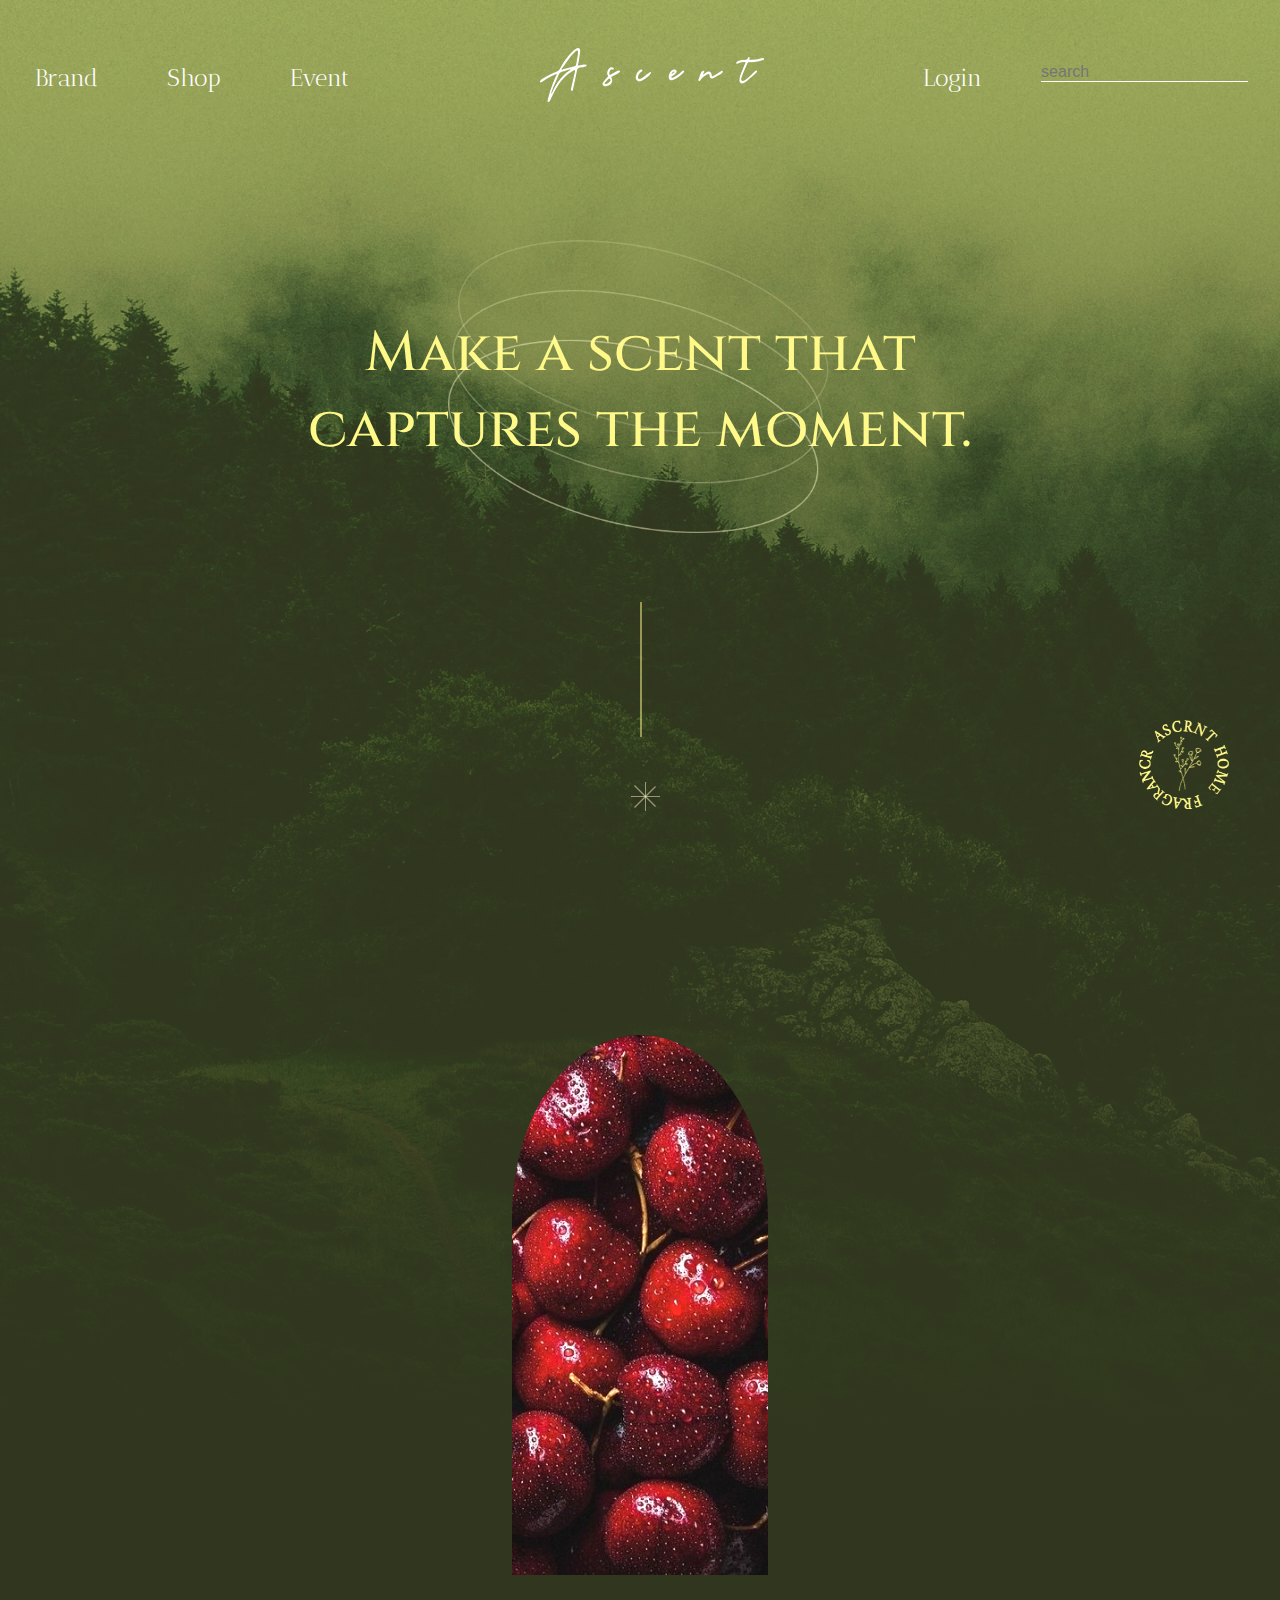
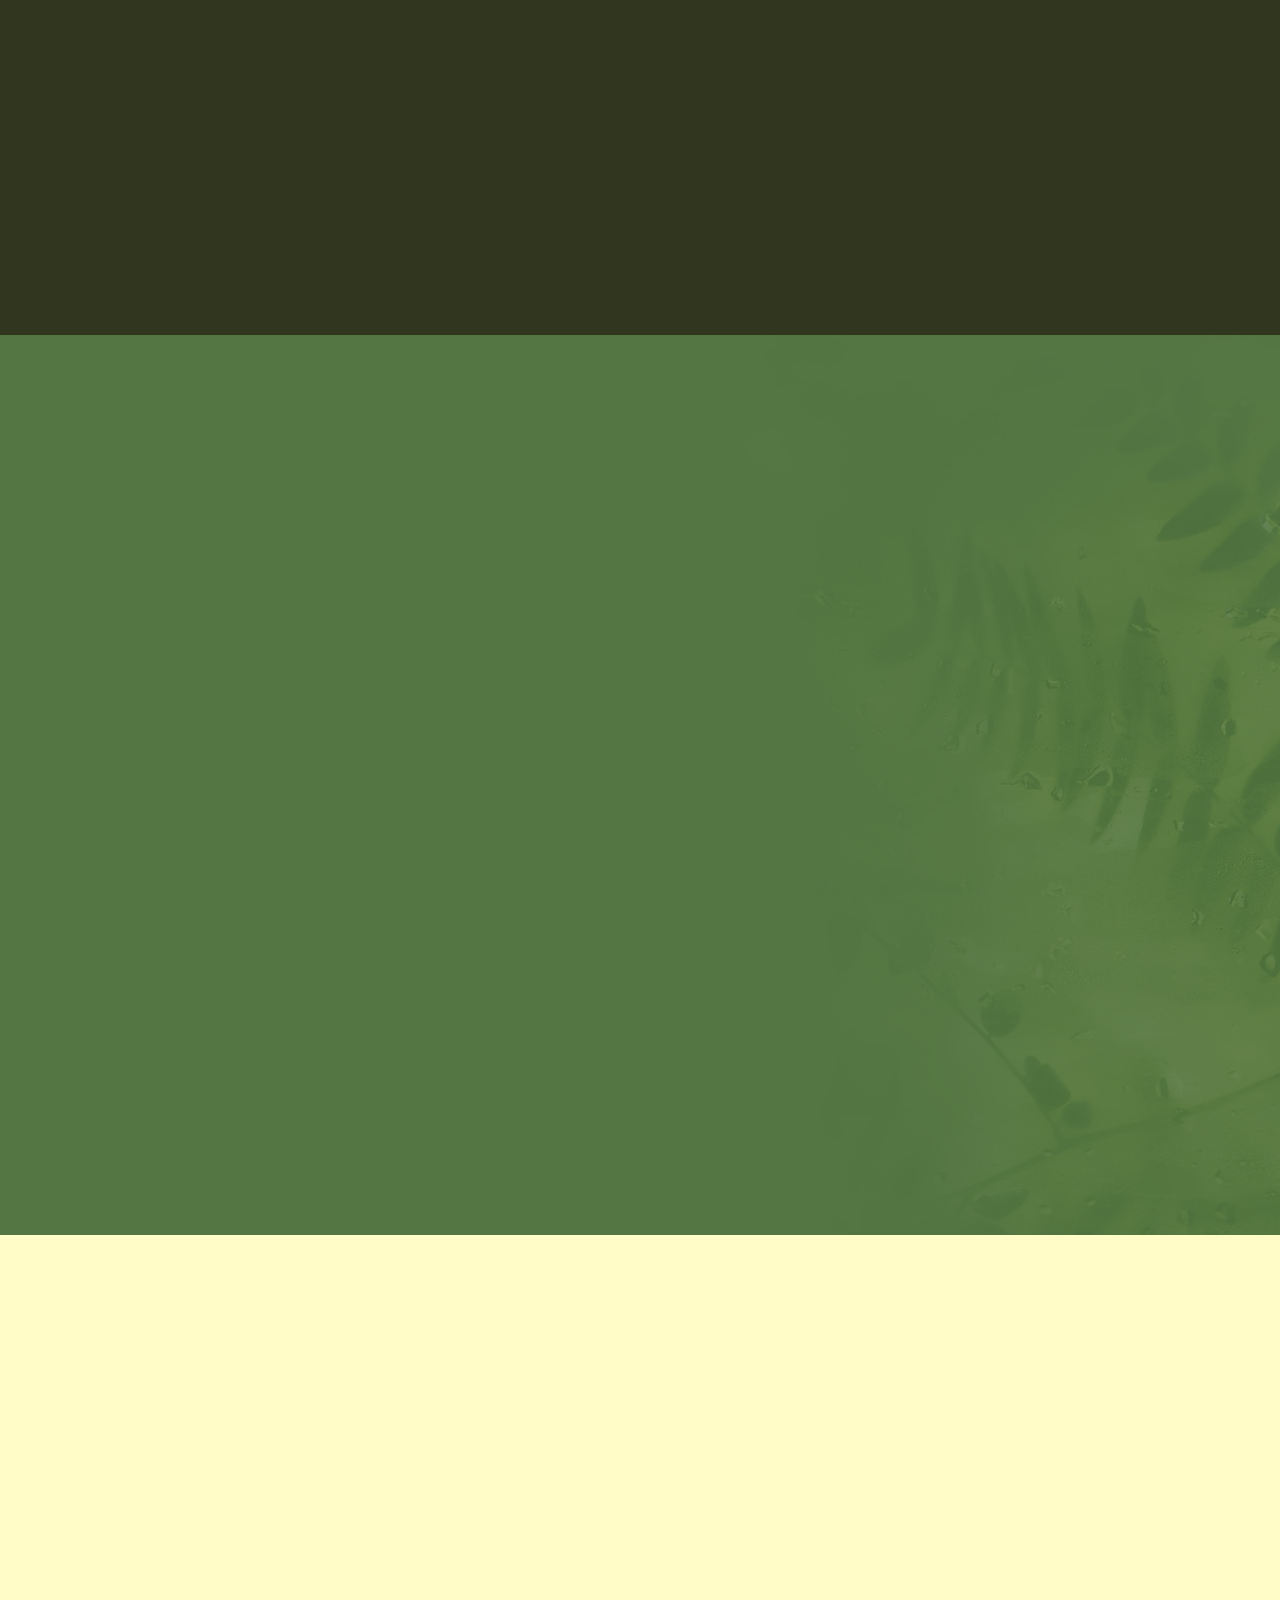
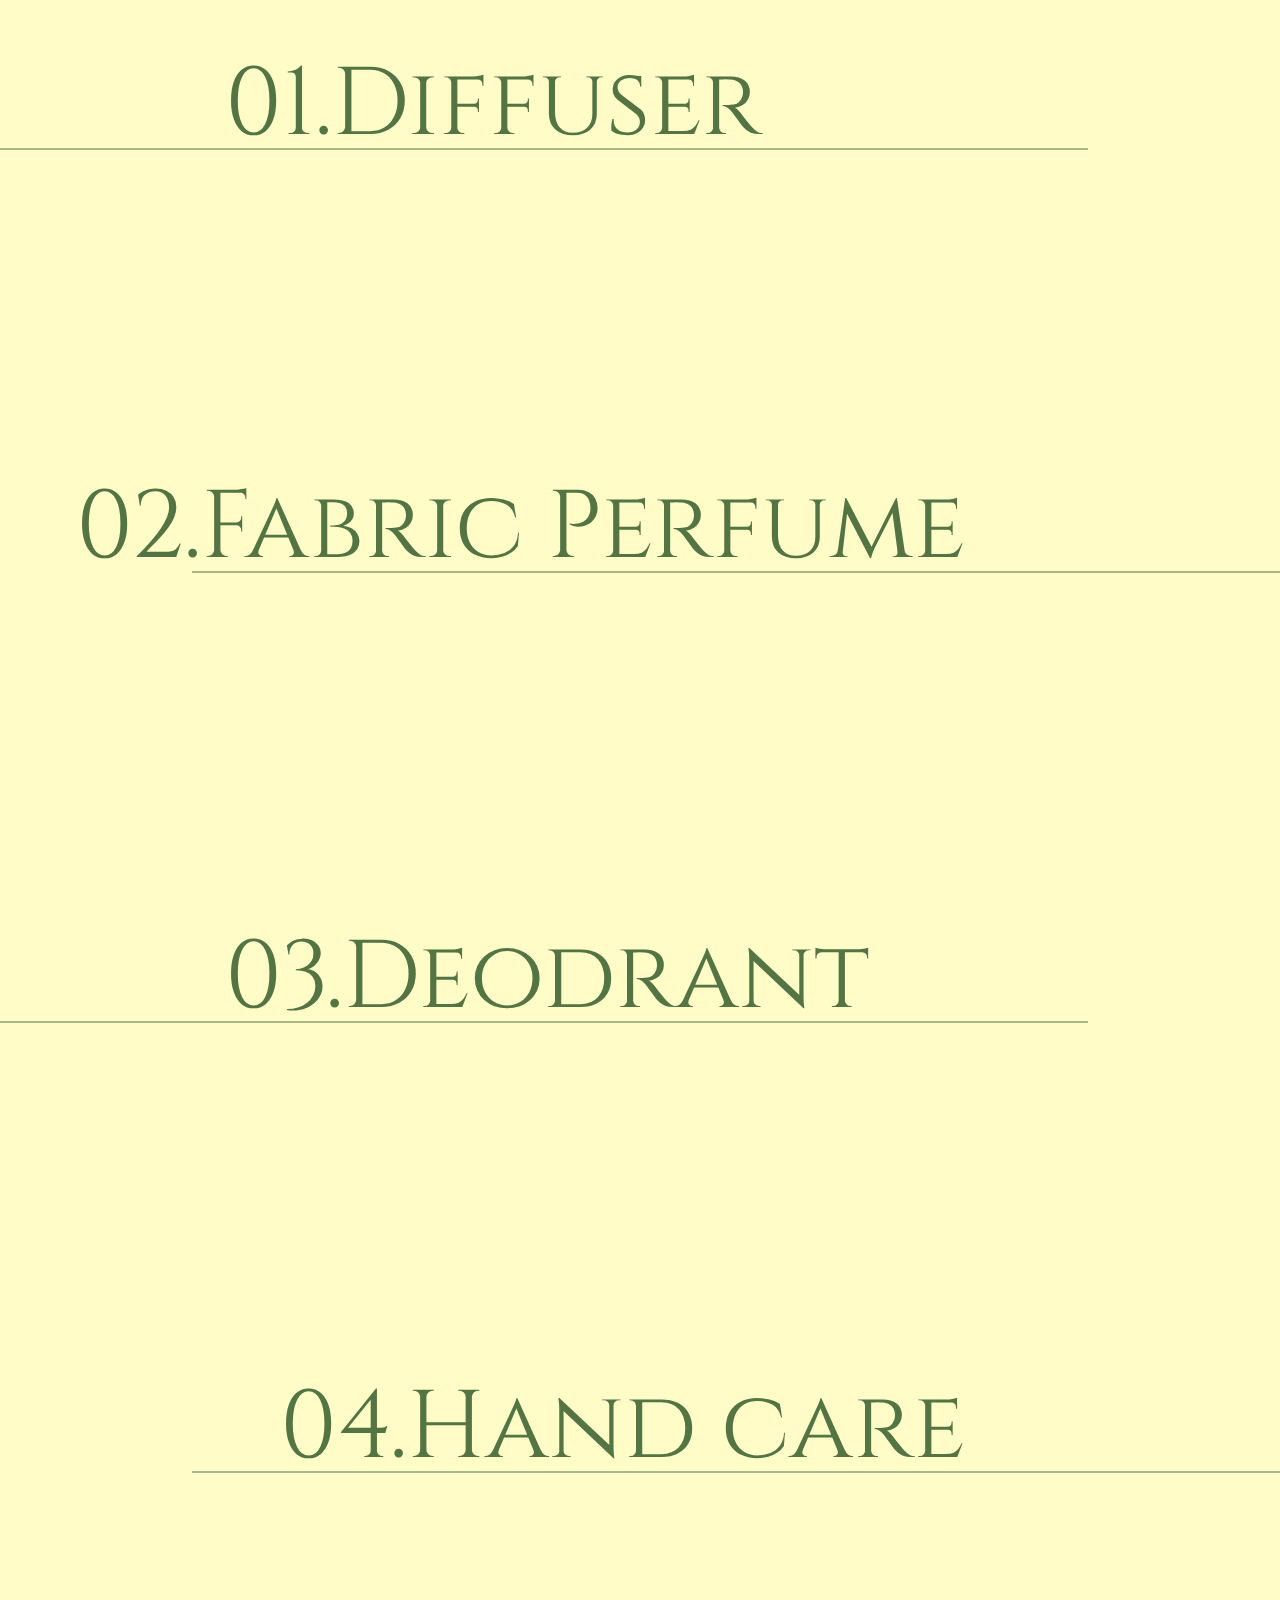
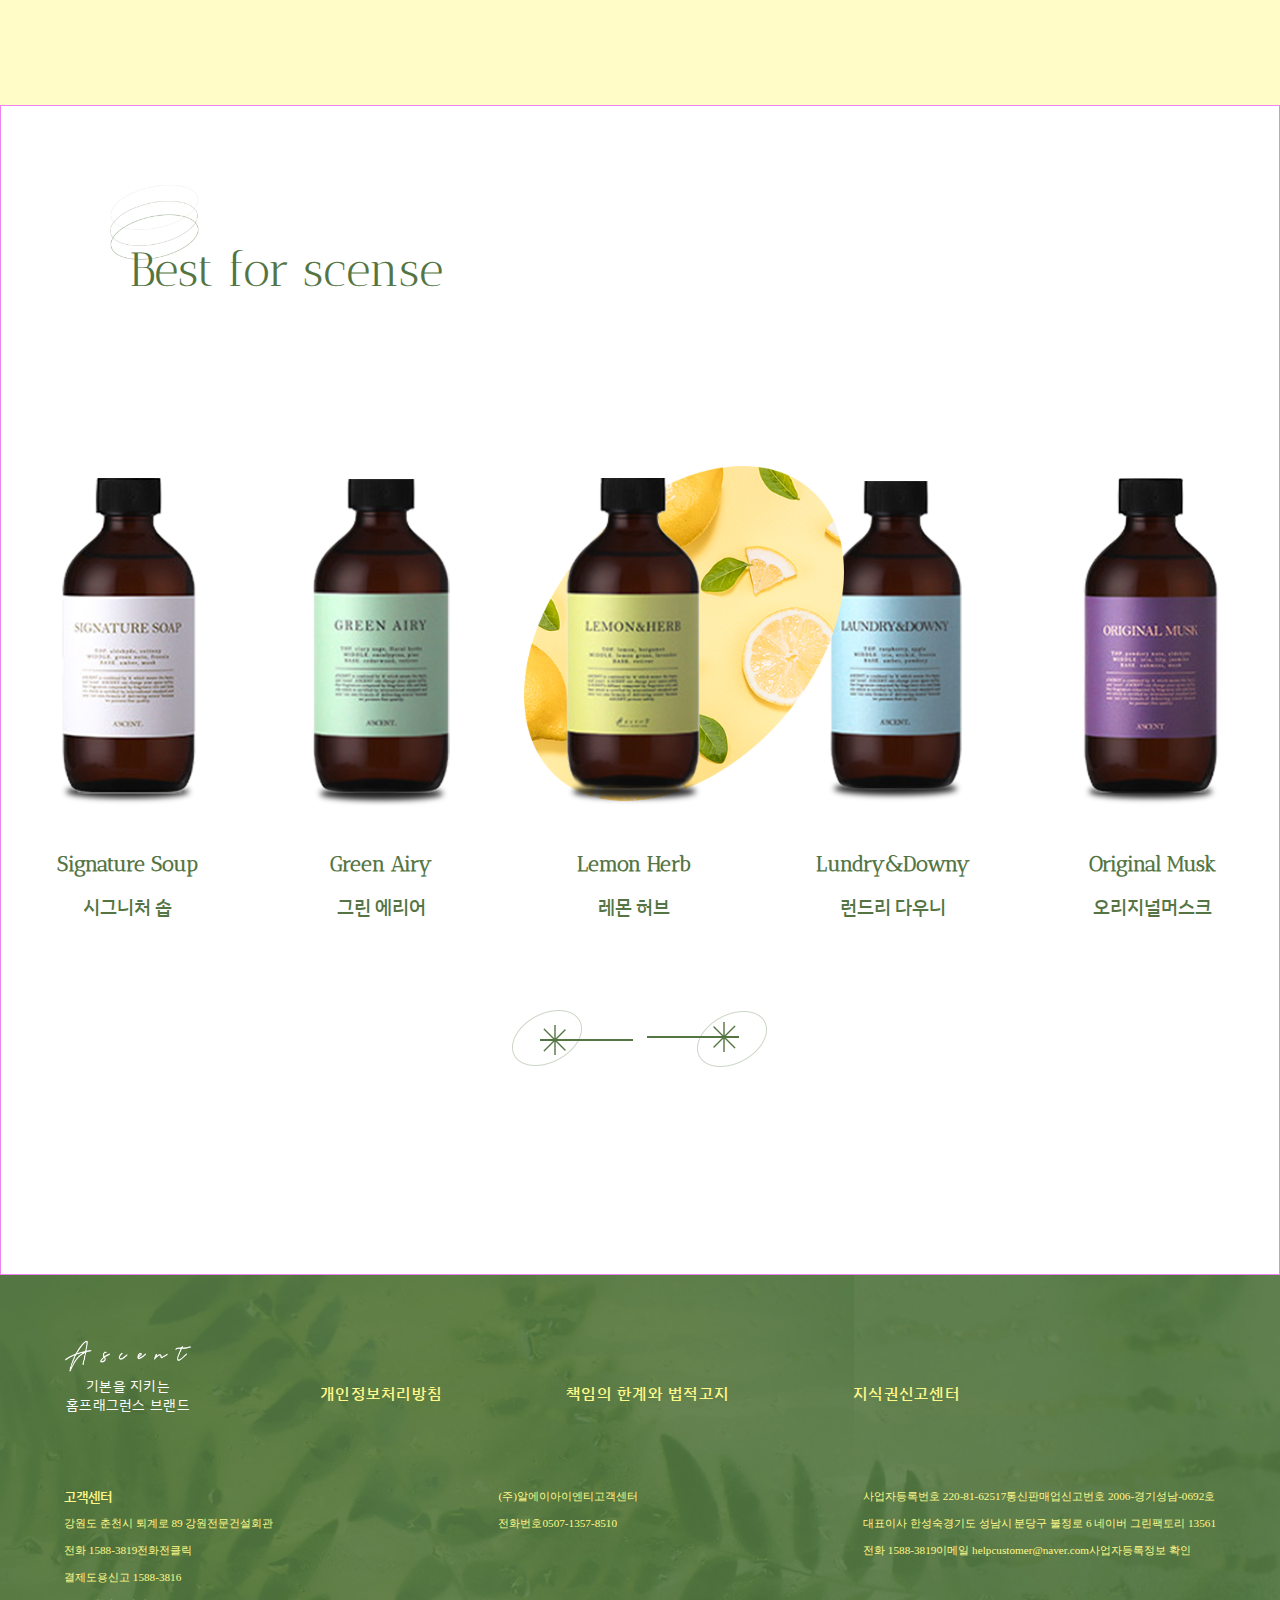
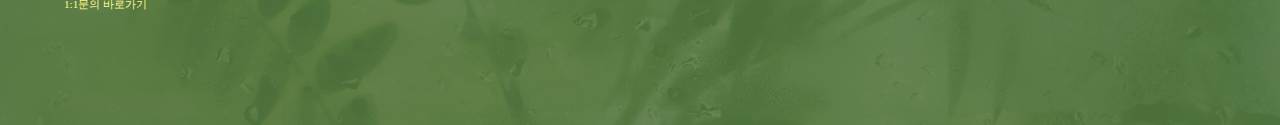
<file: 에이센트/ascent.html>
<!DOCTYPE html>
<html lang="en">

<head>
    <meta charset="UTF-8">
    <meta http-equiv="X-UA-Compatible" content="IE=edge">
    <meta name="viewport" content="width=device-width, initial-scale=1.0">
    <title>Ascent</title>
    <link rel="stylesheet" href="./style.css">
</head>

<body>
    <div id="bg">
        <header>
            <nav class="flex ">
                <ul id="nav-left" class="flex just-a">
                    <li><a href="#">Brand</a></li>
                    <li><a href="#">Shop</a></li>
                    <li><a href="#">Event</a></li>
                </ul>
                <div class="h-logo"><a href="#"><img src="./images/images_03.png" alt="메인 로고"></a></div>
                <ul id="nav-right" class="flex just-a">
                    <li><a href="#">Login</a></li>
                    <li><input type="text" placeholder="search"></li>
                </ul>
            </nav>
        </header>
        <div id="visual">
            <h1 class="flex just-center">Make a scent that<br>captures the moment.</h1>
            <div id="bg-circle"></div>
            <div id="circle-text">
                <img src="./images/images_11.png" alt="돌아가는 글자들">
            </div>
            <hr>
            <div class="line_star">
                <img src="./images/images_14.png" alt="line star">
            </div>
            <h2 class="sa sa-up" data-sa="100">Leaving a good scent is a means<br>of leaving a good memory of space.</h2>
            <div class="sence-image">
                <div class="deepcherry"></div>
                <div class="peachs hidden"></div>
                <div class="juicy hidden"></div>
                <div class="lemon hidden"></div>
            </div>
        </div>
    </div>
    <!------------------------------------------- header ------------------------------------------------>
    <section id="brand-intro">
        <ul>
            <li class="b-left sa sa-up" data-sa="100">
                1등급 조향사가 만들어낸 조향사가 생각하는 순간을 담은 향을 만듭니다.<br>
                우리는 새로운 관점으로 사회적 현상을 해석하고, 이를 바탕으로 향의 창조적 세계를 창조합니다.
                우리는 향이 선사하는 새로운 경험을 통해, 삶의 감각이 더욱 풍요로워질 것임을 믿고 있습니다.
            </li>
            <li class="b-right sa sa-up" data-sa="200">
                좋은 향기를 남긴다는 것은공간에 대한 좋은 기억을 남기는 수단입니다.나만의 고유한 분위기, 지금의 감정을 압도하는 향기가 아니라, 내가 머물고 있는 그대로의 삶의 지점에서 부드럽게
                레이어드 되는 향의 기쁨을 선사합니다.
            </li>
            <div id="scense-wrap" class="flex flex-direction align-item just-b sa sa-up" data-sa="300">
                <ul id="scense-t" class="flex just-b">
                    <li class="cherry change ">딥체리</li>
                    <li class="peach-b ">피치티</li>
                    <li class="citrus">쥬스프롯</li>
                    <li class="lemon-b">레몬허브</li>
                </ul>
                <ul id="scense-t" class="flex">
                    <li>런더리&다우니</li>
                    <li>화이트릴리</li>
                    <li>그린에리어</li>
                    <li>포레스트워크</li>
                </ul>
                <ul id="scense-t" class="flex">
                    <li>우디레인</li>
                    <li>페어리테일</li>
                    <li>퍼플로즈</li>
                    <li>플로럴머스크</li>
                </ul>
                <ul id="scense-t" class="flex">
                    <li>시그니처솝</li>
                    <li>에어리던</li>
                    <li>오리지널머스크</li>
                    <li>소피프리지아</li>
                </ul>
            </div>
        </ul>
    </section>
    <!------------------------------------------- 브랜드 소개 first section ------------------------------------------------>
    <section id="brand">
        <div id="brandwrap" class="flex">
            <img class="b-big sa sa-up" data-sa="100" src="./images/images_18.png" alt="flower image">
            <div class="brand-logo sa sa-up" data-sa="200"></div>
            <ul>
                <li class="sa sa-up" data-sa="300">국제향료협회의 규정을 준수한 안전한 향으로 <br>1급 조향사가 원료부터 블랜딩까지 직접 관리합니다.
                </li>
                <li class="sa sa-up" data-sa="400">국내 1급 수석 조향사가 제작한 파인 프래그런스 등급의 향오일과<br>에센설 오일이 블랜딩 되어 만들어져 향기가 오래도록 지속됩니다.</li>
                <li class="sa sa-up" data-sa="500">석유에서 추출한 에탄올이 아닌 쌀,고구마,벼에서 추출한 식물성<br>에탄올을 사용해서 석유 추출 에탄올보다 비싸지만 특유의<br>
                알콜취가 덜하고 안전합니다.</li>
            </ul>
        </div>
        <img class="b-small sa sa-up" data-sa="600" src="./images/images_24.png" alt="에이센트 제품 연출샷">
    </section>

    <!------------------------------------------- 브랜드 소개 second section ------------------------------------------------>
    <section id="product">
        <div id="diffserwrap">
          <div class="container"></div>
          <img id="diffserimg" class="hidden" src="./images/images_25.png" alt="디퓨져">
          <h3 class="diffsertext">01.Diffuser</h3>
          <hr class="leftline">
        </div>
    
        <div id="fabricwrap">
          <div class="containerfabric" ></div>
          <img id="fabircimg" class="hidden" src="./images/images_29.png" alt="섬유 향수">
          <h3 class="fabrictext">02.Fabric Perfume</h3>
          <hr class="rightline">
        </div>
    
        <div id="deowrap">
          <div class="containerdeo"></div>
          <img id="deoimg" class="hidden" src="./images/images_33.png" alt="데오도란트">
          <h3 class="deotext">03.Deodrant</h3>
          <hr class="deoline">
        </div>
    
        <div id="handwrap">
          <div class="containerhand"></div>
          <img id="handimg" class="hidden" src="./images/images_37.png" alt="핸드워시">
          <h3 class="handtext">04.Hand care</h3>
          <hr class="handline">
        </div>
      </section>
    
    <!------------------------------------------- product section ------------------------------------------------>
    <section id="slider">
        <h4>Best for scense</h4>
        <div class="bgcircle-1"></div>
        <div id="sliderimg" class="flex just-a">
            <div class="slidertext flex flex-direction align-item">
                <img src="./images/images_41.png" alt="시그니처솝">
                <ul>Signature Soup</ul>
                <li>시그니처 솝</li>
            </div>
            <div class="slidertext flex flex-direction align-item">
                <img src="./images/images_44.png" alt="그린에리어">
                <ul>Green Airy</ul>
                <li>그린 에리어</li>
            </div>
            <div class="change slidertext flex flex-direction align-item">
                <img src="./images/images_47.png" alt="레몬허브">
                <ul>Lemon Herb</ul>
                <li>레몬 허브</li>
                <div class="c-bgimge"></div>
            </div>
            <div class="slidertext flex flex-direction align-item">
                <img src="./images/images_49.png" alt="런드리다우니">
                <ul>Lundry&Downy</ul>
                <li>런드리 다우니</li>
            </div>
            <div class="slidertext flex flex-direction align-item">
            <img src="./images/images_52.png" alt="오리지널머스크">
            <ul>Original Musk</ul>
            <li>오리지널머스크</li>
            </div>
        </div>
        <div class="sliderbutton flex just-center">
            <div class="sliderbuttonwrap flex just-b">
                <img class="button-l" src="./images/images_68.png" alt="buttonleft">
                <img class="button-r" src="./images/images_70.png" alt="buttonright">
            </div>
        </div>
    </section>
    <!-- <section id="slider">
        <h4>Best for scense</h4>
        <div class="bgcircle-1"></div>
        <div id="sliderimg" class="flex just-a">
            <img src="./images/images_41.png" alt="시그니처솝">
            <img src="./images/images_44.png" alt="그린에리어">
            <div class="change">
                <img src="./images/images_47.png" alt="레몬허브">
                <div class="c-bgimge"></div>
            </div>
            <img src="./images/images_49.png" alt="런드리다우니">
            <img src="./images/images_52.png" alt="오리지널머스크">
        </div>
        <div class="sliderbutton flex just-center">
            <div class="sliderbuttonwrap flex just-b">
                <img class="button-l" src="./images/images_68.png" alt="buttonleft">
                <img class="button-r" src="./images/images_70.png" alt="buttonright">
            </div>
        </div>
    </section> -->

    <footer>
        <div id="footerwrap" class="flex">
            <div class="f-logo">
                <img src="./images/images_03.png" alt="브랜드 로고">
                <p>기본을 지키는 <br>홈프래그런스 브랜드</p>
            </div>
            <ul id="copy" class="flex just-b align-item">
                <li><a href="#">개인정보처리방침</a></li>
                <li><a href="#">책임의 한계와 법적고지</a></li>
                <li><a href="#">지식권신고센터</a></li>
            </ul>
            <ul class="sns">
                <li><a href="#"></a></li>
                <li><a href="#"></a></li>
                <li><a href="#"></a></li>
            </ul>
        </div>
        <ul id="customer" class="flex just-b">
            <div class="center">
                <p>고객센터</p>
                <li>
                    강원도 춘천시 퇴계로 89 강원전문건설회관<br>
                    전화 1588-3819전화전클릭<br>
                    결제도용신고 1588-3816<br>
                    1:1문의 바로가기</li>
            </div>
            <li>(주)알에이아이엔티고객센터<br>
                전화번호0507-1357-8510</li>
            <li>사업자등록번호 220-81-62517통신판매업신고번호 2006-경기성남-0692호<br>
                대표이사 한성숙경기도 성남시 분당구 불정로 6 네이버 그린팩토리 13561<br>
                전화 1588-3819이메일 helpcustomer@naver.com사업자등록정보 확인</li>
        </ul>
    </footer>
    <script src="./script.js"></script>
</body>

</html>
</file>
<file: I_draw/I_draw.css>
/* I_draw style cite */
@import url('https://fonts.googleapis.com/css2?family=Playfair+Display:ital,wght@0,500;1,400;1,600&display=swap');
@import url('https://fonts.googleapis.com/css2?family=Gowun+Batang:wght@400;700&display=swap');

html,body,ul,li,a {
  margin: 0;
  padding: 0;
  box-sizing: border-box;
  list-style: none;
  text-decoration: none;
  color: black;

}

.flex {
  display: flex;
}

.block {
  display: block;
}

.align-item-center {
  align-items: center;
}

.justcon-between {
  justify-content: space-between;
}

.just-evenly {
  justify-content: space-evenly;
}

.justcon-center {
  justify-content: center;
}
.relative {
  position: relative;
}

.absolute {
  position: absolute;
}

.float {
  float: left;
}
.z-index {
  z-index: 999;
}

.z-index- {
  z-index: -1;
}

.padding-100 {
  padding: 100px;
}

.padding-150 {
  padding: 150px;
}

.padding-t150{
  padding: 150px 150px 0px 150px;
}

.padding-t-280 {
  padding: 280px 0px 100px;
}

.padding-50 {
  padding: 50px;
}

.padding-t-190{
  padding-top: 190px;
}

.padding-t-150{
  padding-top: 150px;
}

.padding-t-300{
  padding-top: 300px;
}

.padding-left {
  padding-left: 50px;
}

.padding-l-300{
  padding-left: 300px;
}

.margin-r-70 {
  margin-right: 150px;
}

.fontsize-2rem {
  font-size: 2rem;
}

.white {
  color: white;
}

.main-v {
  width: 100vw;
  height: 100vh;
}

nav {
  font-family: 'Playfair Display', serif;
  letter-spacing: 5px;
}

nav li a:hover {
  color: #000;
  font-weight: bolder;
  text-decoration: underline;
}

.line {
  width: 2px;
  height: 150px;
  border: 1px solid white;
  background:#fff;
  position: absolute;
  top: 0;
  left: 100px;
}
.margin0 {
  margin: 0 auto;
}

.margin-100 {
  margin: 100px;
}

.margin-r-100 {
  margin-right: 100px;
}

h1 {
  top: 5vw;
  left: 120vh;
  font-family: 'Playfair Display', italic;
  font-size: 13em;
  letter-spacing: 20px;
}

span {
  top: 25vw;
  left: 130vh;
  font-family: 'Gowun Batang', serif;
  font-size: 3.5rem;
}

.line2 {
  width: 2.5px;
  height: 100px;
  background: #eb82a7;
  margin: 0 auto;
}

.intro {
  width: 850px;
  height: 100px;
  font-family: 'Gowun Batang', serif;
  font-size: 1.7rem;
  padding-top: 100px;
  margin: 0 auto;
  text-align: center;
  line-height: 70px;
}

.intro-1 {
  display: flex;
  padding: 250px 250px 0px 250px ;
  justify-content: center;
}

.text-1 {
  width: 980px;
  height: 280px;
  font-family: 'Gowun Batang', serif;
  font-size: 1.7rem;
  line-height: 50px;
}

.line3 {
  width: 300px;
  height: 2.5px;
  background: #eb82a7;
  margin: 100px 800px 0px;
  justify-content:center;
}

.intro-2 {
  display: flex;
  padding: 150px 250px 250px;
  justify-content: center;
}

.pading-t-200 {
  padding-top: 200px;
}

.text-align {
  text-align: center;
}

.place {
  display: flex;
  justify-content: center;
  font-family: 'Gowun Batang', serif;
  padding: 50px;
}

.place-p {
  font-size: 2rem;
  margin-right: 50px;

}

.place-a {
  font-size: 1.5rem;
  display: block;
  margin-top: 15px;
}

.place-sta {
  display: flex;
  justify-content: space-between;
  padding: 30px 460px 150px 460px;
}

.place-sta li{
  font-size: 2rem;
  font-family: 'Gowun Batang', serif;
}

.place-sta li a:hover {
  color: #eb82a7;
}

.artist-n {
  display: flex;
  padding-bottom: 130px;
}

.artist-n h2 {
  font-size: 2.5rem;
  font-family: 'Gowun Batang', serif;
  margin-right: 190px;
}

#artist-l p {
  line-height: 50px;
  font-size: 1.7rem;
  font-family: 'Gowun Batang', serif;
}

#gallery li {
  margin-right: 50px;
}

.image {
  width: 30vw;
  height: auto;
}

.imfor {
  padding-left: 100px;
}

.imfor h3{
  font-size: 2rem;
  font-family: 'Gowun Batang', serif;
}

.time {
    padding-top: 100px;
 }

 .imfor p {
  font-size: 1.5rem;
  font-family: 'Gowun Batang', serif;

 }

.line4 {
  width: 650px;
  height: 2.5px;
  background: #eb82a7;
  position: absolute;
  margin-top: 50px;
}

.time li {
  font-size: 1.5rem;
  font-family: 'Gowun Batang', serif;
  /* line-height: 50px; */
}

.line5 {
  width: 300px;
  height: 2.5px;
  background-color: #eb82a7;
  margin: 60px;
}

#tip h2 {
  font-size: 2.5rem;
  color: #eb82a7;
  font-family: 'Gowun Batang', serif;
}

#tip-1 h3{
  font-size: 2.5rem;
  font-family: 'Gowun Batang', serif;
  border-bottom: 1px solid #000;
  display: inline-block;
  padding-top: 100px;

}

#tip-1 li{
  font-size: 1.5rem;
  font-family: 'Gowun Batang', serif;
  line-height: 50px;
}

.line6 {
  width: 100px;
  height: 30px;
  background-color: #eb82a7;
  opacity: 0.7;
  margin-top: 45px;
}
.color {
  width: 100%;
  height: 700px;
  background-color: #eb82a7;
}

.color img {
  width: 100%;
  height: 700px;
  opacity: 0.1;
}

#gnb-r li a{
  font-size: 1rem;
  color: #fff;
  line-height: 50px;
}

#gnb-r h2 {
  margin-top: 200px;
  font-size: 2rem;
  color: #fff;
}

#gnb-m-1 li{
  text-align: center;
  line-height: 150px;

}

#gnb-m-1 li:nth-child(2) {
  line-height: 50px;
}


#gnb-m-1 li a{
  font-size: 1.5rem;
  color: #fff;
}

#gnb-m-1 li a:hover {
  color: #777;
  font-weight: bold;
}

#gnb-m-2 li{
  text-align: center;
  line-height: 140px;

}

#gnb-m-2 li a{
  font-size: 1.5rem;
  color: #fff;
}

#gnb-m-2 li a:hover {
  color: #777;
  font-weight: bold;
}

#sns li a{
  font-size: 2rem;
  color: #fff;
  margin-left: 80px;
}

#sns li a:hover {
  color: #777;
  font-weight: bold;
}

#gnb-l li {
  font-size: 1rem;
  color: #fff;
  line-height: 50px;
  text-align: right;
}

/* footer {
  text-align: center;
  top: 50%;
  left: 50%;
  transform: translate(-50%,0%);
} */
</file>
<file: 벤앤제리/style.css>
/* ben&jerry's style cite */
@import url('https://fonts.googleapis.com/css2?family=Patua+One&display=swap');
@import url('https://fonts.googleapis.com/css2?family=IBM+Plex+Sans+KR:wght@300;400;500&display=swap');

*{margin: 0; padding: 0; box-sizing: border-box;
list-style: none; text-decoration: none; color: #222;}

h1{font-family: 'Patua One', cursive;
    font-weight: normal;}
h2{font-family: 'IBM Plex Sans KR', sans-serif;}
h3{
    font-family: 'Patua One', cursive;
    font-weight: normal;
    font-size: 1.7rem;
    color: white;
}
p{font-family: 'IBM Plex Sans KR', sans-serif;}
#shopwrap{
    width: 100%; 
    height: 90vh;
    display: flex;
    align-items: flex-end;
    justify-content: right;
    position: absolute;
    top: 0;
}
#shop{
    width: 8vw;
    height: 14vh;
    background-image: url(./images/images_shop_26.png);
    background-repeat: no-repeat;
    background-size: contain;
    position: fixed;
    z-index: 11;
    cursor: pointer;
}
#shop:hover{
    transform: scale(1.2);
    transition: 0.3s ease;
}
#bgimg{
    width: 100%;
    height: auto;
}
#bgimg img{
    width: 100%;
    height: auto;
    position: absolute;
    z-index: -10;
}
/* #bgimg img:nth-child(1){z-index: -5;} */
header{
    width: 40vw;
    height: 15vh;
}
#headernav{
    display: flex;
}
#home img{
    width: 7vw;
    height: 18vh;
    object-fit: cover;
    margin-left: 3vw;
    position: absolute;
    z-index: 10;
    cursor: pointer;
}
nav{
    width: 28vw;
    height: 8vh;
    background-color: #aefaff;
    margin: 7vh 12vh 0 ;
    border-radius: 50px 50px;
    box-shadow: 0.4vw 0.4vw 0.5vw rgba(0, 0, 0, 0.3);
    z-index: 9;

}
nav>ul{
    width: 27vw;
    height: 8vh;
}
nav>ul>li{
    width: 8vw;
    height: 8vh;
    float: left;
    line-height: 7.7vh;
    text-align: center;
}    
nav>ul>li>a{
    font-size: 1.5rem;
    font-weight: bold;
    font-family: 'IBM Plex Sans KR', sans-serif;
    display: block;
}
nav>ul>li:hover>a{
    color: #e78fbc;
}
nav>ul>li:nth-child(1){margin-left: 2.5vw;}
#submenu{
    width: 8vw;
    background-color: #aefaff;
    transition: 1s ease-in-out;
    box-shadow: 0.4vw 0.4vw 0.5vw rgba(0, 0, 0, 0.3);
}
#submenu>li>a{
    font-size: 1.1rem;
    display: block;
}
#submenu>li>a:hover{
    font-weight: bolder;
    background-color: white;
    color: #583f06;
}
main {
    width: 100%;
    height: 60vh;
    display: flex;
    align-items: center;
    justify-content: center;
    position: relative;

}
main .visual {
    width: 15vw;
    height: 40vh;
    background-image: url(./images/images_3.png);
}
.linetext{
    position: relative;
}
/* brand value section */
#brand{
    width: 100%;
}
#brand h1{
    display: flex;
    justify-content: center;
    font-size: 2.5rem;
}
.brand-value {
    display: flex;
    width: 100%;
    justify-content: space-evenly;
}
.brand-value div{
    box-shadow: 0.5vw 0.5vw 1vw rgba(0, 0, 0, 0.2);
    width: 18vw;
    height: 50vh;
    margin-top: 10vw;
}
.cow {  
    object-fit: cover;
    background-image: url(./images/images_12.jpg);
}
.title{
    display: flex;
    justify-content: center;
    margin-top: 10vh;
    color: #83473a;
}
.brand-text{
    width: 12vw;
    height: 20vh;
    display: flex;
    margin: 0 auto;
    align-items: center;
    text-align: center;
    font-size: 1.2rem;
    margin-top: 5vh;
    line-height: 4vh;
}
.circle{
    background-image: url(./images/images_15.jpg);
    background-position: bottom;
}
.plant{
    background-image: url(./images/images_18.jpg);
    object-fit: cover;
}
/* product section */
#product h1 {
    display: flex;
    justify-content: center;
    font-size: 2.5rem;
    margin-top: 10vw;
}
.bgimage{
    margin-top: 10vw;
    width: 100%;
    height: 45vw;
    background-image: url(./images/images_23.jpg);
    background-repeat: no-repeat;
}
/* product section colorful chunks */
.hover-change-1{
    width: 9vw;
    height: 18vh;
    display: flex;
    justify-content: center;
    align-items: center;
    position: relative;
    left: 3vw;
}
.iconcolorful {
    width: 4vw;
    height: 8vh;
    background-image: url(./images/images_28.png);
    background-size: contain;
    background-repeat: no-repeat;
    z-index: 1; 
    position: absolute;
}
.change-colorful{
    width: 4vw;
    height: 8vh;
    position: absolute;
    background-image: url(./images/imagespng-_24.png);
    background-size: contain;
    background-repeat: no-repeat;
    transition: 0.3s ease;
}
.colorful{
    width: 27vw;
    height: 20vh;
    position: relative;
    top: 7vw;
    left: 8vw;
    /* border: 1px solid red; */
}
.c-textwrap{
    margin-left: 13vw;
    text-align: center;
    display: flex;
    justify-content: space-around;
    align-items: center;
}
.icon-text{color: white;}
.c-iconwrap{
    display: flex;
    align-items: center;
}
.one{
    width: 1vw;
    height: 2vh;
    border-radius: 50%;
    background-color: white;
}
.colorfulline{
    width: 13vw;
    height: 0.1vh;
    border: 0.1vh dashed white;
}
/* product section rainbow sparkling */
.hover-change-2{
    width: 9vw;
    height: 18vh;
    display: flex;
    justify-content: center;
    align-items: center;
    position: relative;
    top: 5vh;
}
.rainbow{
    width: 20vw;
    height: 27vh;
    display: flex;
    align-items: flex-end;
    position: relative;
    top: 8vw;
    left: 24vw;
}
.r-iconwrap{
    display: flex;
    flex-direction: column;
    align-items: center;
}
.iconrainbow{
    width: 4vw;
    height: 8vh;
    background-image: url(./images/images_30.png);
    background-size: contain;
    background-repeat: no-repeat;
    z-index: 1; 
    position: absolute;
}
.change-rainbow{
    width: 4vw;
    height: 8vh;
    background-image: url(./images/imagespng-_39.png);
    background-size: contain;
    background-repeat: no-repeat;
    transition: 0.3s ease;
    position: absolute;
}
.rainbowline{
    height: 8vw;
    width: 0.1vh;
    border: 0.1vh dashed white;
}
.r-textwrap{
    display: flex;
    flex-direction: column;
    text-align: right;
}
.r-textwrap .icon-text{
    margin-top: 2vh;
}
/* product section chocoloate cookie */
.cookie{
    display: flex;
    position: relative;
    left: 57vw;
}
.cookie-iconwrap{
    display: flex;
    flex-direction: column;
    align-items: center;
}
.cookieline{
    height: 8vw;
    width: 0.1vh;
    border: 0.1vh dashed white;
}
.hover-change-3{
    width: 9vw;
    height: 18vh;
    display: flex;
    justify-content: center;
    align-items: center;
    position: relative;
    bottom: 5vh;
}
.iconcookie{
    width: 4vw;
    height: 8vh;
    background-image: url(./images/images_31.png);
    background-size: contain;
    background-repeat: no-repeat;
    z-index: 1; 
    position: absolute;
}
.change-cookie{
    width: 4vw;
    height: 8vh;
    background-image: url(./images/imagespng-_56.png);
    background-size: contain;
    background-repeat: no-repeat;
    transition: 0.3s ease;
    position: absolute;
}
.cookie-text .icon-text{margin-top: 2vh;}
/* product section chocolate */
.hover-change-4{
    width: 9vw;
    height: 18vh;
    display: flex;
    justify-content: center;
    align-items: center;
    position: relative;
    right: 5vh;
}
.iconchoco{
    width: 4vw;
    height: 8vh;
    background-image: url(./images/images_24.png);
    background-size: contain;
    background-repeat: no-repeat;
    z-index: 1; 
    position: absolute;
}
.change-choco{
    width: 4vw;
    height: 8vh;
    background-image: url(./images/Untitled-1-Recovered_30.png);
    background-size: contain;
    background-repeat: no-repeat;
    transition: 0.3s ease;
    position: absolute;
}
.choco{
    position: relative;
    bottom: 40vh;
    right: 2vw;
}
.choco-iconwrap{
    display: flex;
    align-items: center;
}
.chocoline{
    width: 7vw;
    height: 0.1vh;
    border: 0.1vh dashed white;
}
.choco-text{
    display: flex;
    flex-direction: column;
    justify-content:flex-start;
}
.choco-text .icon-text{margin-top: 2vh;}
/* product hover change img */

/* newflavor section */

#newflavor h1{
    display: flex;
    justify-content: center;
    font-size: 2.5rem;
    margin-top: 10vw;
    margin-bottom: 10vw;
}
.new-flavor{
    width: 100%;
    display: flex;
    justify-content: space-evenly;
}
.new-flavor div{
    width: 20vw;
    height: 35vh;
}
.mintwrap{perspective: 100vw;}
.mintflavor{
    position: relative;
    transition: 1s;
    transform-style: preserve-3d;
    cursor: pointer;
}
.mint, .minttext{
    position: absolute;
    backface-visibility: hidden;
}
.mint{
    background-image: url(./images/images_29.png);
    background-position: center;
    background-size: contain;
    background-repeat: no-repeat;
}
.minttext{
    background-image: url(./images/image-1_48.png);
    background-position: center;
    background-size: contain;
    background-repeat: no-repeat;
    transform: rotateY(180deg);
}
/* flip-card !! */
.coffeewrap{perspective: 100vw;}
.coffeeflavor{
    position: relative;
    transition: 1s;
    transform-style: preserve-3d;
    cursor: pointer;
}
.coffee, .coffeetext{
    position: absolute;
    backface-visibility: hidden;
}
.coffee{
    background-image: url(./images/images_32.png);
    background-position: center;
    background-size: contain;
    background-repeat: no-repeat;
}
.coffeetext{
    background-image: url(./images/images_43.png);
    background-position: center;
    background-size: contain;
    background-repeat: no-repeat;
    transform: rotateY(180deg);

}
.carwrap{perspective: 100vw;}
.carflavor{
    position: relative;
    transition: 1s;
    transform-style: preserve-3d;
    cursor: pointer;
}
.car, .cartext{
    position: absolute;
    backface-visibility: hidden;
}
.car{
    background-image: url(./images/images_26.png);
    background-position: center;
    background-size: contain;
    background-repeat: no-repeat;
}
.cartext{
    background-image: url(./images/images_42.png);
    background-position: center;
    background-size: contain;
    background-repeat: no-repeat;
    transform: rotateY(180deg);

}
/* news section */
#news h1{
    display: flex;
    justify-content: center;
    margin-top: 10vw;
    font-size: 2.5rem;
}

#wrap {
    margin-top: 10vw;
    flex-direction: column;
    justify-content: center;
    align-items: center;
    display: flex;
    }


    #wrap li {
    width: 30vw;
    height: 8vh;
    background-color: turquoise;
    line-height: 8vh;
    text-align: center;
    box-shadow: 1vw 1vw 2vw rgba(0, 0, 0, 0.3);
    font-size: 1.3rem;
    font-weight: 400;
    font-family: 'IBM Plex Sans KR', sans-serif;
    }
    #article-1{
    width: 30vw; 
    height: 40vh; 
    background-color: white;
    background-image: url(./images/Layer-25_02.png);
    background-size: 18vmax;
    background-repeat: no-repeat;
    background-position: center;
    box-shadow: 1vw 1vw 2vw rgba(0, 0, 0, 0.3);
    }

    #article-2{
    width: 30vw; 
    height: 40vh; 
    background-color: white;
    background-image: url(./images/amicus-brief-rainbow400.png);
    background-size: 16vmax;
    background-repeat: no-repeat;
    background-position: center;
    box-shadow: 1vw 1vw 2vw rgba(0, 0, 0, 0.3);

    }

    #article-3{
    width: 30vw; 
    height: 40vh; 
    background-color: white;
    background-image: url(./images/scale.jpeg);
    background-size: 18vmax;
    background-repeat: no-repeat;
    background-position: center;
    box-shadow: 1vw 1vw 2vw rgba(0, 0, 0, 0.3);

    }

    #article-4{
    width: 30vw; 
    height: 40vh; 
    background-color: white;
    background-image: url(./images/globe-bJ-3.jpg);
    background-size: 12vmax;
    background-repeat: no-repeat;
    background-position: center;
    box-shadow: 1vw 1vw 2vw rgba(0, 0, 0, 0.3);
    }
    .button-1,.button-2,.button-3,.button-4{display: block;
    cursor: pointer;
    }

    /* footer */
    #footerbg{
        margin-top: 20vh;
        background-image: url(./images/images_41.png);
        width: 100%;
        height: 40vh;
        display: flex;
        justify-content: space-between;
        align-items: center;
        padding: 10vh;
    }
    .copyright{display: flex;}
    .copyright li a{
        margin-right: 5vw;
        font-size: 1.5rem;
        font-family: 'IBM Plex Sans KR', sans-serif;
    }
    .copyright li a:hover{
        text-decoration: underline;
        color: #583f06;
        
    }
    .sns{display: flex;}
    .sns li i{
        margin-left: 5vw;
        font-size: 2.5rem;
        color: #583f06;
    }
    
    /* JS 관련 class */
    /* about accodianmenu */
    .active, #wrap li:hover{background-color: paleturquoise;
    font-weight: bold;
    }
    .content{display: none;}
    .open{display: block;}
    .height{height: 0;}
    .height31{height: 31vh;}

    /* about mouseover,mouseout */
    #box{
    width: 30vw;
    height: 40vh;
    background-color: black; 
    opacity: 0.5;
    position: relative;
    object-fit: cover;
    }
    .news-p{
    width: 20vw;
    position: absolute;
    margin-top: 10vh;
    color: white; 
    z-index: 999;
    left: 40vw;
    cursor: pointer;
    text-align: center;
    line-height: 5vh;
    font-size: 1.1rem;
    }
    .hidden {display: none;}
    /* new flavor js */
    .rotateY{transform: rotateY(180deg);}
</file>
<file: 에이센트/style.css>
/* ascent style css */
/* main font */
@import url('https://fonts.googleapis.com/css2?family=Cinzel:wght@400;500;600;700;800&display=swap');
/* sub font */
@import url('https://fonts.googleapis.com/css2?family=Antic+Didone&display=swap');
@import url('https://fonts.googleapis.com/css2?family=Antic+Didone&display=swap');
/* korean font */
@import url('https://fonts.googleapis.com/css2?family=Noto+Serif+KR:wght@200;300;400;500;600;700;900&display=swap');
@import url('https://fonts.googleapis.com/css2?family=IBM+Plex+Sans+KR:wght@300;400;500&display=swap');

* {
    margin: 0;
    padding: 0;
    box-sizing: border-box;
    list-style: none;
    text-decoration: none;
    color: #fff989;
}

#bg {
    width: 100%;
    height: 160vh;
    background: linear-gradient(to bottom, transparent, #30371e),
        url(./images/main\ visuial.jpg);
    background-repeat: no-repeat;
    background-size: cover;
    background-position: 0 40%;
    position: relative;
}

.flex {display: flex;}
.flex-direction {flex-direction: column;}
.just-a {justify-content: space-around;}
.just-b {justify-content: space-between;}
.just-e {justify-content: space-evenly;}
.just-center {justify-content: center;}
.just-flexend {justify-content: flex-end;}
.align-item {align-items: center;}
.align-item-b {align-items: flex-end;}
.absolute {position: absolute;}
.hidden {display: none;}
.change{
    color: #fff989;
    font-weight: 500;
  }
p {font-family: 'Noto Serif KR', serif;}

/* scroll animation (sa, scroll animation) */
.sa{
    opacity: 0;
    transform: all .5s ease-in;
}
.sa-up{transform: translate(0,10vw);}
.sa.show{opacity: 1; transform: none;}
header {
    width: 100%;
    height: 10vh;
    /* border: 1px solid red; */
    padding-top: 7vh;
    position: relative;
}

#nav-left {
    width: 30%;
}

.h-logo {
    margin-left: 12vw;
    margin-top: -2vh;
}

#nav-right {
    margin-left: 10vw;
    width: 30%;
    /* border: 1px solid green; */
}

nav>ul>li>a {
    font-family: 'Antic Didone', serif;
    font-size: 1.5rem;
    color: #fff;
}

input {
    background-color: transparent;
    border: none;
    border-bottom: 1px solid #fff;
    color: #fff;
    font-size: 1rem;
}

#visual {
    width: 100%;
}

h1 {
    margin-top: 25vh;
    font-family: 'Cinzel', serif;
    text-align: center;
    font-size: 3.5rem;
    font-weight: 500;
}

#bg-circle {
    width: 30vw;
    height: 40vh;
    background-image: url(./images/images_07.png);
    background-repeat: no-repeat;
    background-position: center;
    background-size: contain;
    position: absolute;
    top: 23vh;
    left: 35vw;
}

hr {
    width: 0.15vw;
    height: 15vh;
    background-color: #fff989;
    opacity: 0.5;
    margin-top: 15vh;
    margin-left: 50vw;
    border: none;
}

.line_star {
    margin-top: 5vh;
    margin-left: 49.3vw;
}

#circle-text {
    position: absolute;
    top: 80vh;
    left: 89vw;
    position: fixed;
    z-index: 11;
    cursor: pointer;
}

#circle-text img {
    width: 7vw;
}

h2 {
    font-family: 'Antic Didone', serif;
    font-size: 2rem;
    text-align: center;
    line-height: 7vh;
    margin-top: 20vh;
    letter-spacing: 0.2vw;
    position: relative;
    z-index: 1;
}

.sence-image {
    width: 20vw;
    height: 60vh;
    /* background-color: salmon; */
    border-top-right-radius: 15vw 50%;
    border-top-left-radius: 15vw 50%;
    position: absolute;
    top: 115vh;
    left: 40vw;
}
.deepcherry{
  border-top-right-radius: 15vw 50%;
  border-top-left-radius: 15vw 50%;
  background-image: url(./images/딥체리jpg.jpg);
  background-size: cover;
  background-repeat: no-repeat;
  background-position: center;
  width: 20vw;
  height: 60vh;
  position: absolute;
  /* z-index: 1; */
}
.peachs{
  border-top-right-radius: 15vw 50%;
  border-top-left-radius: 15vw 50%;
  background-image: url(./images/피치티.jpg);
  width: 20vw;
  height: 60vh;
  position: absolute;
}
.juicy{
  border-top-right-radius: 15vw 50%;
  border-top-left-radius: 15vw 50%;
  background-image: url(./images/쥬스프롯.jpg);
  background-repeat: no-repeat;
  background-size: cover;
  width: 20vw;
  height: 60vh;
  position: absolute;
}
.lemon{
  border-top-right-radius: 15vw 50%;
  border-top-left-radius: 15vw 50%;
  background-image: url(./images/레몬허브.jpg);
  background-repeat: no-repeat;
  background-size: cover;
  width: 20vw;
  height: 60vh;
  position: absolute;
}

#brand-intro {
    width: 100%;
    height: 55vh;
    background-color: #30371e;
}

#brand-intro li {
    width: 21vw;
    text-align: left;
    color: #fff;
    font-family: 'Noto Serif KR', serif;
    font-size: 0.9rem;
}

.b-left {
    margin-left: 10vw;
    line-height: 3.5vh;
    font-size: 1rem;
    position: absolute;
    top: 145vh;
}

.b-right {
    margin-left: 70vw;
    line-height: 4vh;
    font-size: 1rem;
}

#scense-wrap {
    width: 100%;
    height: 15vh;
    margin-top: 10vh;
}

#scense-t {
    width: 27vw;
    /* border: 1px solid gold; */
}
#scense-t>li {
    font-family: 'Noto Serif KR', serif;
    font-size: 1rem;
    text-align: center;
}

#scense-t>li {
    display: block;
    color: #fff;
}
#scense-t>li:hover{
    color: #fff989;
}

#brand {
    width: 100%;
    height: 100vh;
    background-image: url(./images/imges_22.jpg);
    /* background-color: #557744; */
    position: relative;
}

#brandwrap>ul {
    padding: 15vh;
}

#brandwrap>ul>li {
    color: #fff;
    font-family: 'Noto Serif KR', serif;
    font-size: 0.9rem;
    margin-bottom: 10vh;
    line-height: 5vh;
}

.b-big {
    width: 50%;
    height: 100vh;
}

.brand-logo {
    background-image: url(./images/images_26.png);
    background-repeat: no-repeat;
    background-size: contain;
    width: 40vw;
    height: 20vh;
    position: absolute;
    top: 40%;
    left: 5%;
}

.b-small {
    width: 20vw;
    height: 40vh;
    position: absolute;
    z-index: 1;
    right: 0;
    top: 70vh;
}

#product {
    width: 100%;
    height: 230vh;
    background-color: #fffcc7;
    /* position: relative; */
  }

  h3 {
    font-family: 'Cinzel', serif;
    font-weight: 400;
    font-size: 6rem;
    color: #547543;
  }

  #diffserwrap {
    width: 100%;
    height: 67.5vh;
    /* border: 1px solid red; */
  }

  .leftline {
    width: 85vw;
    height: 0.2vh;
    background-color: #547543;
    border: none;
    position: absolute;
    z-index: 1;
    top: 372vh;
    left: 0;
    margin: 0;
  }

  .fabirc {
    width: 100%;
    height: 55vh;
    position: relative;
  }

  .fabirc h3 {
    position: absolute;
    top: 40vh;
    right: 0;
  }

  .rightline {
    width: 85vw;
    height: 0.2vh;
    background-color: #547543;
    border: none;
    margin: 0;
    position: absolute;
    z-index: 1;
    right: 0;
    top: 419vh;
  }

  /* script about diffser section*/
  .hidden {
    display: none;
    transition-duration: 0.5s, 1s;

  }

  .container {
    width: 70vw;
    height: 47vh;
    position: absolute;
    z-index: 11;
    margin-top: 10vh;
    margin-left: 25vh;
    /* border: 1px solid red; */
  }

  .diffsertext {
    position: absolute;
    top: 360vh;
    left: 25vh;
    transition-duration: 0.5s, 1s;
    z-index: 10;
  }
  #diffserimg {
    position: absolute;
    top: 0;
    left: 0;
    width: 30vw;
  }
  .containerfabric {
    width: 70vw;
    height: 47vh;
    position: absolute;
    z-index: 11;
    margin-top: -10.5vh;
    margin-left: 25vh;
    /* border: 1px solid red; */
  }
  #fabircimg {
    position: absolute;
    /* top: 20vh; */
    top: 0;
    left: 0;
    width: 30vw;
  }
  .fabrictext {
    position: absolute;
    top: 407vh;
    right: 35vh;
    transition-duration: 0.5s, 1s;
    z-index: 10;
  }
  #deoimg {
    position: absolute;
    top: 0;
    left: 0;
    width: 30vw;
  }

  #handimg {
    position: absolute;
    top: 0;
    left: 0;
    width: 30vw;
  }

  .containerdeo {
    position: absolute;
    width: 70vw;
    height: 50vh;
    z-index: 11;
    margin-top: 36.5vh;
    margin-left: 25vh;
    /* border: 1px solid blue; */
  }

  .deotext {
    position: absolute;
    top: 457vh;
    left: 25vh;
    transition-duration: 0.5s, 1s;
  }

  .deoline {
    width: 85vw;
    height: 0.2vh;
    background-color: #547543;
    border: none;
    margin: 0;
    position: absolute;
    top: 469vh;
  }

  .containerhand {
    position: absolute;
    width: 70vw;
    height: 50vh;
    z-index: 11;
    margin-left: 25vh;
    margin-top: 86.5vh;
    /* border: 1px solid green; */
  }

  .handtext {
    position: absolute;
    top: 507vh;
    right: 35vh;
    transition-duration: 0.5s, 1s;
  }

  .handline {
    width: 85vw;
    height: 0.2vh;
    background-color: #547543;
    border: none;
    margin: 0;
    position: absolute;
    z-index: 1;
    right: 0;
    top: 519vh;
  }

#slider {
    width: 100%;
    height: 130vh;
    padding-top: 15vh;
    position: relative;
    border: 1px solid violet;
    background-color: white;
    /* margin-top: 50vh; */
}

h4 {
    font-family: 'Antic Didone', serif;
    font-weight: 500;
    color: #547543;
    font-size: 3rem;
    margin-left: 10vw;
    position: relative;
    z-index: 1;
}

.bgcircle-1 {
    background-image: url(./images/images_48.png);
    background-size: contain;
    background-repeat: no-repeat;
    width: 7vw;
    height: 14vh;
    position: absolute;
    top: 6vw;
    left: 8.5vw;
}

#sliderimg {
    margin-top: 20vh;
}

.change img {
    position: relative;
    z-index: 1;
}

.c-bgimge {
    background-image: url(./images/images_45.png);
    background-repeat: no-repeat;
    background-size: contain;
    width: 25vw;
    height: 45vh;
    position: absolute;
    top: 40vh;
    right: 34vw;
}
.slidertext ul {
    font-family: 'Antic Didone', serif;
    font-weight: 600;
    color: #547543;
    font-size: 1.3rem;
    margin-top: 5vh;
}
.slidertext li{
    font-family: 'IBM Plex Sans KR', sans-serif;
    color: #547543;
    text-align: center;
    font-size: 1.2rem;
    margin-top: 2vh;
    font-weight: 500;
}
.sliderbuttonwrap {
    margin-top: 10vh;
    width: 20vw;
}

footer {
    background-image: url(./images/imges_73.jpg);
    background-repeat: no-repeat;
    background-size: cover;
    background-position: center;
    width: 100%;
    height: 50vh;
    padding: 5vw;
}

.f-logo img {
    width: 10vw;
}

.f-logo p {
    color: #fff;
    font-family: 'IBM Plex Sans KR', sans-serif;
    font-size: 0.9rem;
    text-align: center;
    letter-spacing: 0.1vw;
}

#copy {
    width: 50vw;
    height: 12vh;
    margin-left: 10vw;
    /* border: 1px solid red; */
}

#copy li {
    font-weight: 500;
    font-family: 'IBM Plex Sans KR', sans-serif;
    letter-spacing: 0.1vw;
    font-size: 1rem;
}

#customer {
    margin-top: 4vh;
    line-height: 3vh;
    font-size: 0.7rem;
}

.center p {
    font-size: 0.9rem;
    font-weight: 500;
    font-family: 'IBM Plex Sans KR', sans-serif;
}
</file>
